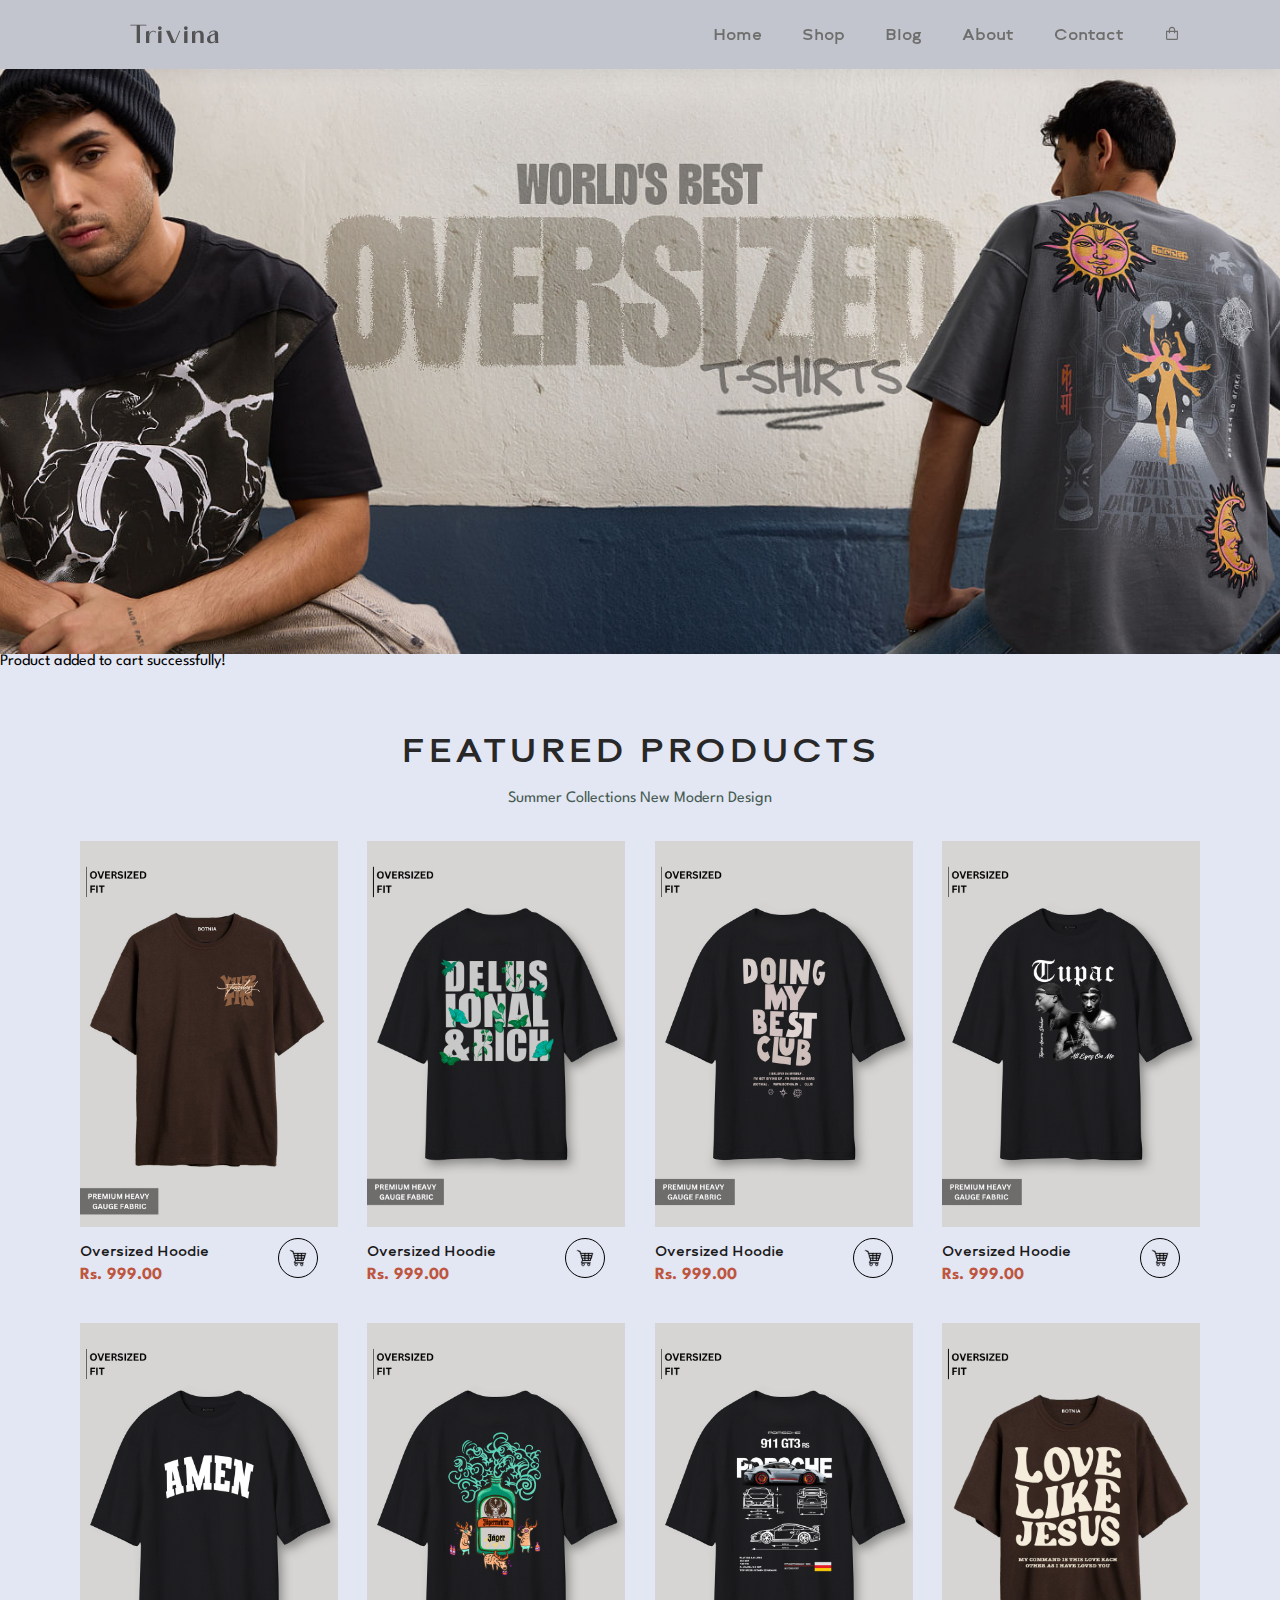
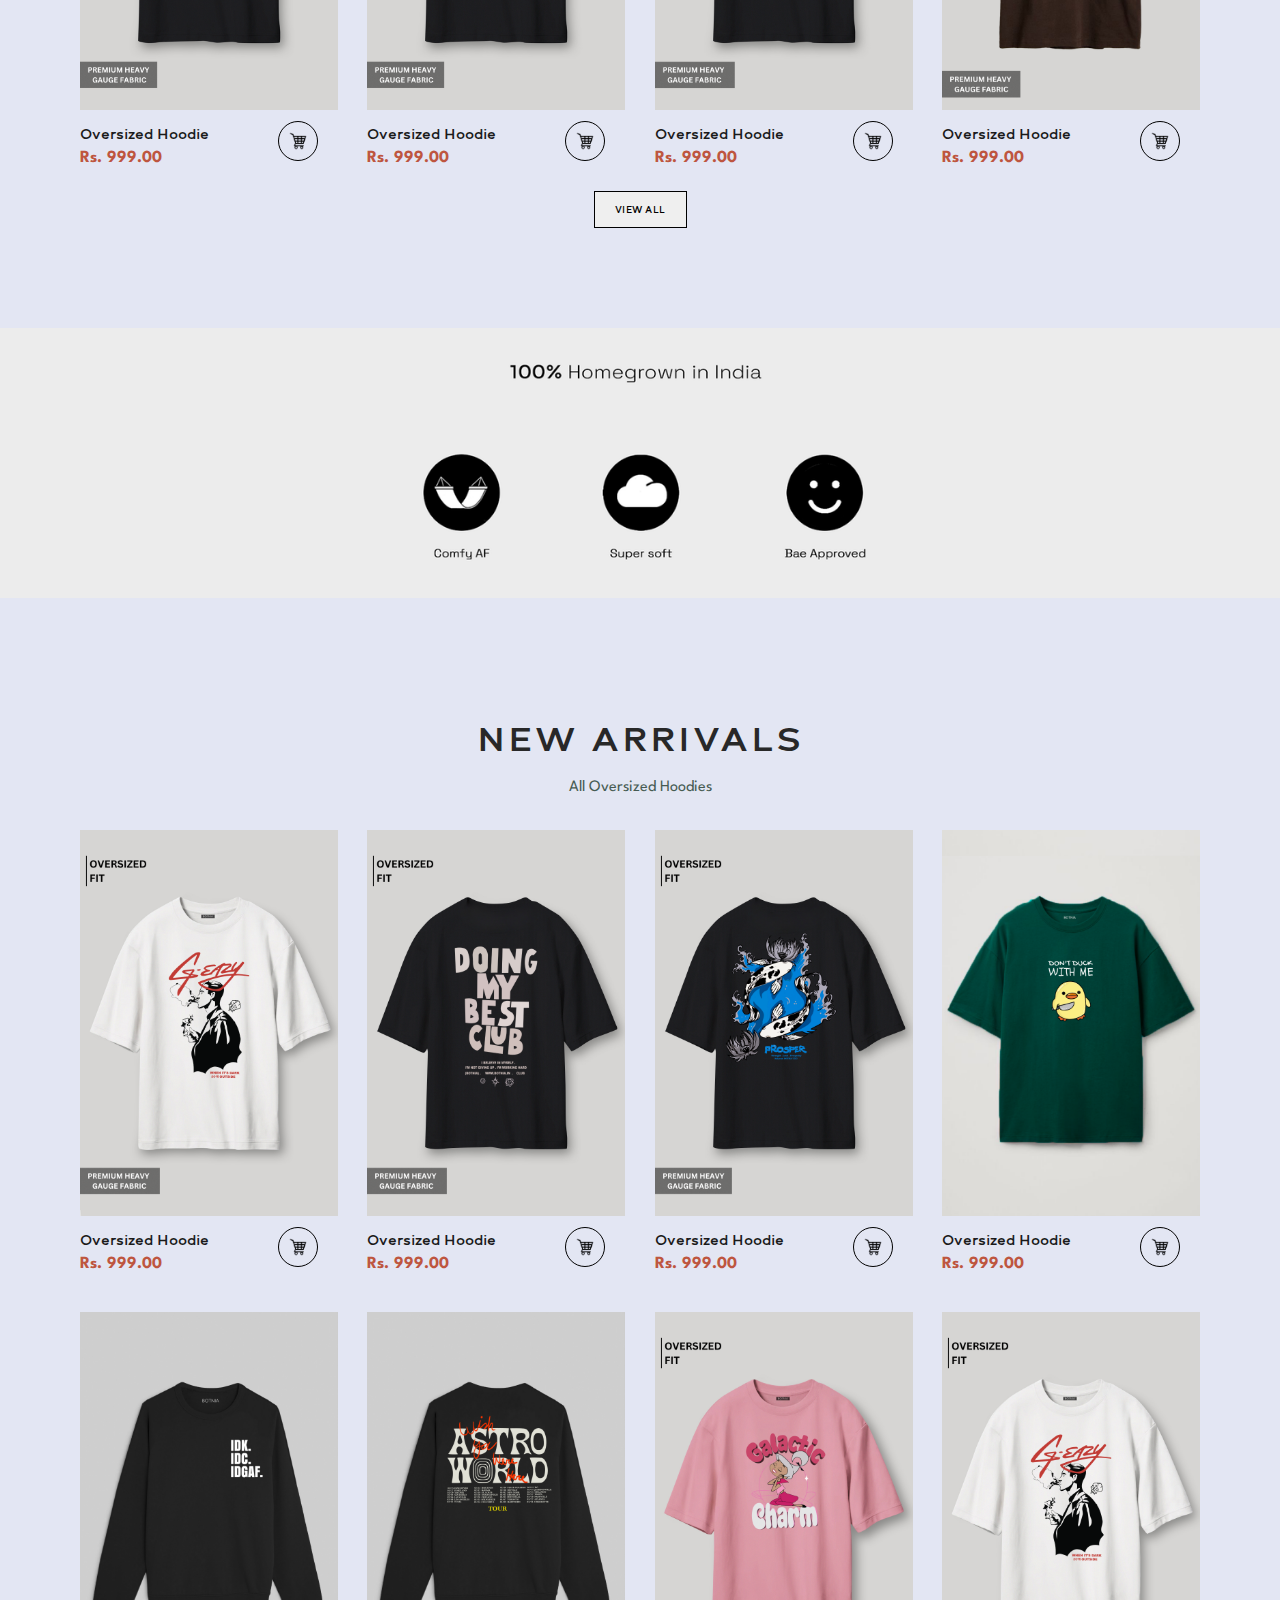
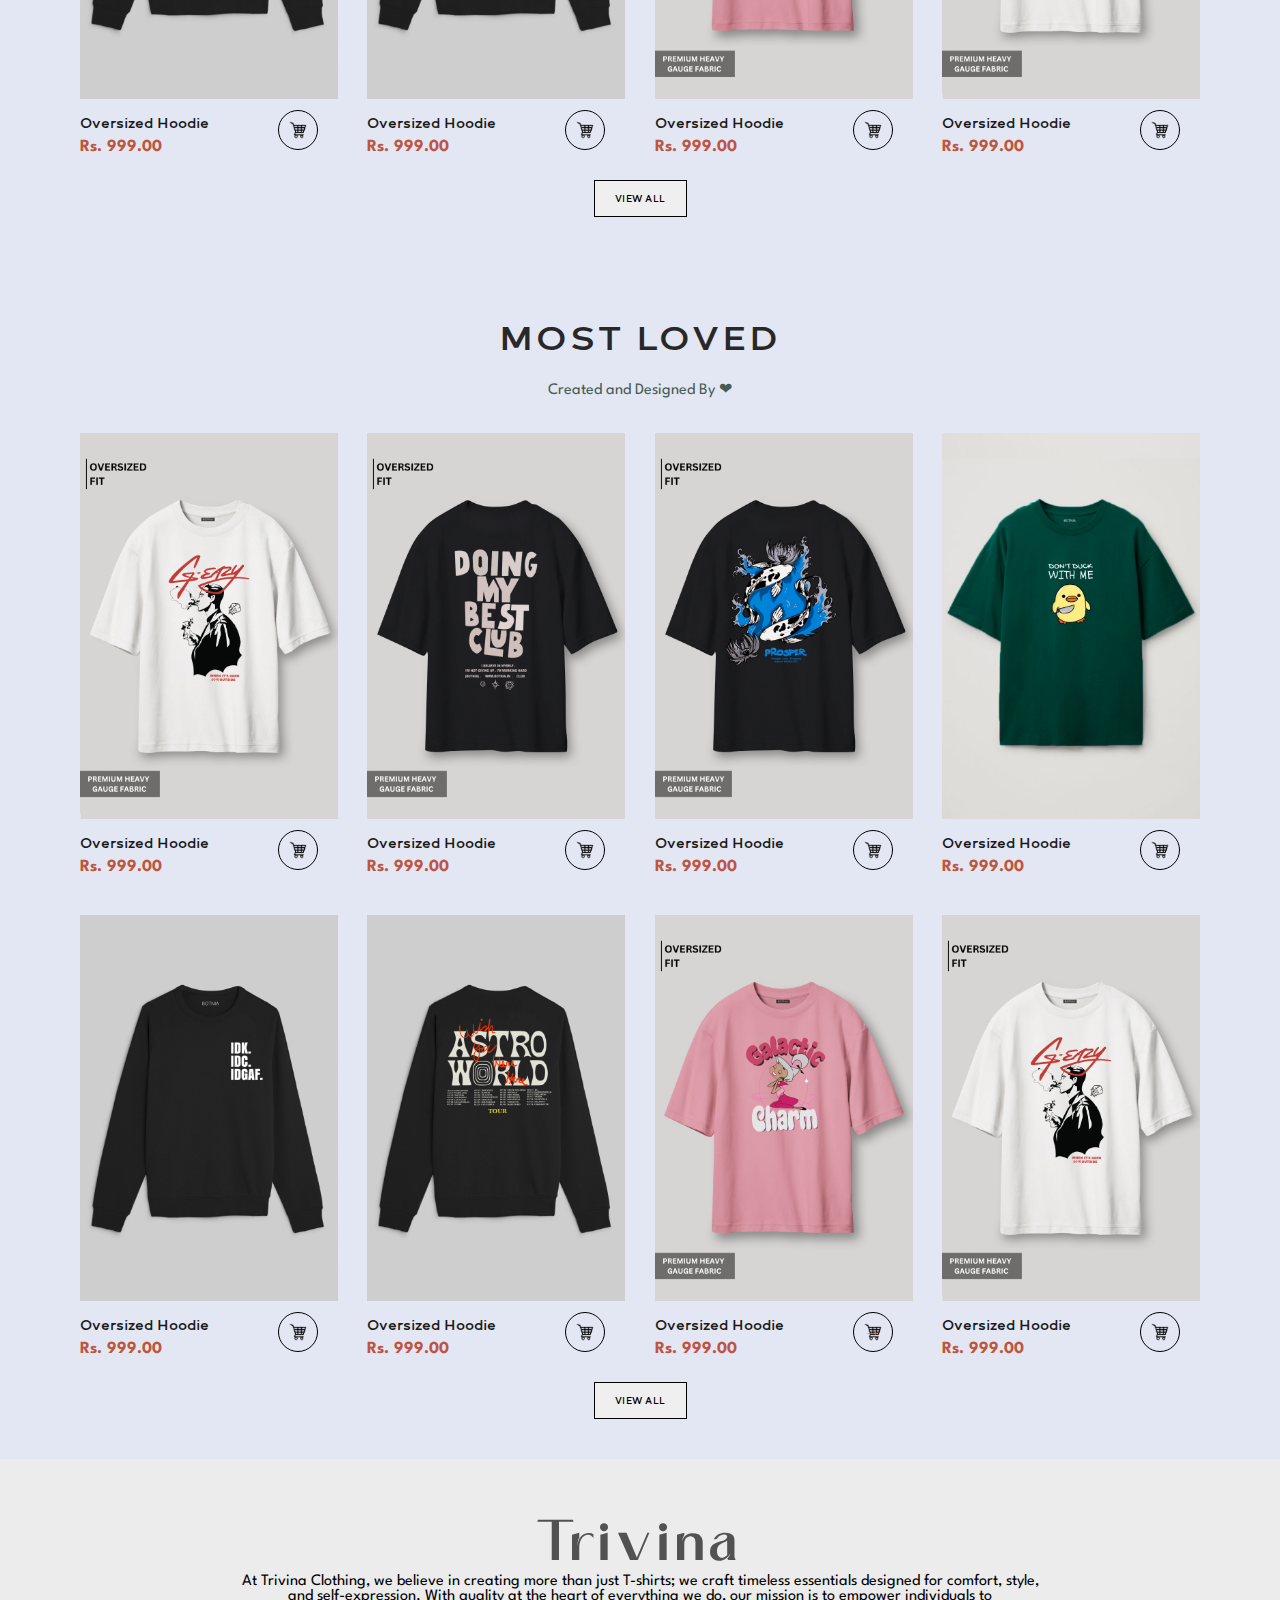
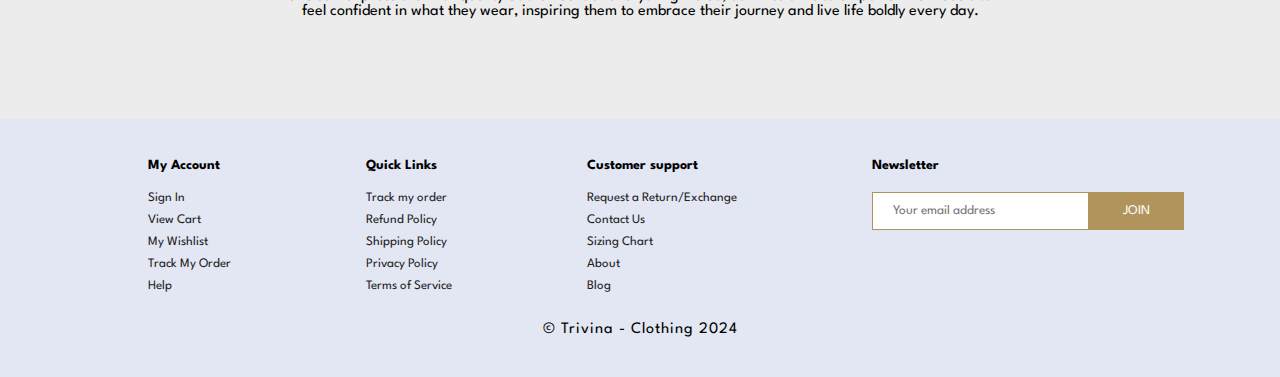
<file: index.html>
<!DOCTYPE html>
<html lang="en">

<head>
    <meta charset="UTF-8">
    <meta http-equiv="X-UA-Compatible" content="IE=edge">
    <meta name="viewport" content="width=device-width, initial-scale=1.0">
    <title>Trivina</title>
    <link rel="icon" type="image/x-icon" href="./img/Logo.png">
    <link rel="stylesheet" href="https://cdn.jsdelivr.net/npm/boxicons@latest/css/boxicons.min.css">
    <link rel="stylesheet" href="style.css">
</head>

<body>

    <!-- Nav-bar Section=========================================>>>>>>>>> -->

    <section id="header">
        <a href="index.html" class="logo">Trivina</a>
        <div>
            <ul id="navbar">
                <li><a class="active" href="index.html">Home</a></li>
                <li><a href="shop.html">Shop</a></li>
                <li><a href="blog.html">Blog</a></li>
                <li><a href="about.html">About</a></li>
                <li><a href="contact.html">Contact</a></li>
                <li id="lg-bag"><a href="cart.html"><i class='bx bx-shopping-bag'></i></a></li>
                <a href="#" id="close"><i class='bx bx-x'></i></a>
            </ul>
        </div>
        <div id="mobile">
            <a href="cart.html"><i class='bx bx-shopping-bag'></i></a>
            <i id="bar" class='bx bx-menu'></i>
        </div>
    </section>


    <section id="main">
        <div class="slider">
            <div class="slide"></div>
            <div class="slide"></div>
            <div class="slide"></div>
        </div>
    </section>

    <!-- Product Sections ===============================>>>>> -->

    <div id="popup" class="popup">Product added to cart successfully!</div>


    <section id="product1" class="section-p1">
        <h2>Featured Products</h2>
        <p>Summer Collections New Modern Design</p>
        <div class="pro_container">
            <div class="pro" data-brand="Trivina" data-name="Oversized Hoodie1 #220" data-price="999.00"
                data-image="img/products/f1.png" onclick="redirectToProductDetail(this);">
                <img src="img/products/f1.png" alt="">
                <div class="des">
                    <h5>Oversized Hoodie</h5>
                    <h4>Rs. 999.00</h4>
                </div>
                <a href="javascript:void(0);" onclick="addToCart(this, event)"><i
                        class="fal fa-shopping-cart cart__Product"></i></a>
            </div>


            <div class="pro" data-brand="Trivina" data-name="Oversized Hoodie #221" data-price="999.00"
                data-image="img/products/f2.png" onclick="redirectToProductDetail(this);">
                <img src="img/products/f2.png" alt="">
                <div class="des">
                    <h5>Oversized Hoodie</h5>
                    <h4>Rs. 999.00</h4>
                </div>
                <a href="javascript:void(0);" onclick="addToCart(this, event)"><i
                        class="fal fa-shopping-cart cart__Product"></i></a>
            </div>
            <div class="pro" data-brand="Trivina" data-name="Oversized Hoodie #222" data-price="999.00"
                data-image="img/products/f3.png" onclick="redirectToProductDetail(this);">
                <img src="img/products/f3.png" alt="">
                <div class="des">
                    <h5>Oversized Hoodie</h5>
                    <h4>Rs. 999.00</h4>
                </div>
                <a href="javascript:void(0);" onclick="addToCart(this, event)"><i
                        class="fal fa-shopping-cart cart__Product"></i></a>
            </div>
            <div class="pro" data-brand="Trivina" data-name="Oversized Hoodie #223" data-price="999.00"
                data-image="img/products/f4.png" onclick="redirectToProductDetail(this);">
                <img src="img/products/f4.png" alt="">
                <div class="des">
                    <h5>Oversized Hoodie</h5>
                    <h4>Rs. 999.00</h4>
                </div>
                <a href="javascript:void(0);" onclick="addToCart(this, event)"><i
                        class="fal fa-shopping-cart cart__Product"></i></a>
            </div>
            <div class="pro" data-brand="Trivina" data-name="Oversized Hoodie #224" data-price="999.00"
                data-image="img/products/f5.png" onclick="redirectToProductDetail(this);">
                <img src="img/products/f5.png" alt="">
                <div class="des">
                    <h5>Oversized Hoodie</h5>
                    <h4>Rs. 999.00</h4>
                </div>
                <a href="javascript:void(0);" onclick="addToCart(this, event)"><i
                        class="fal fa-shopping-cart cart__Product"></i></a>
            </div>
            <div class="pro" data-brand="Trivina" data-name="Oversized Hoodie #225" data-price="999.00"
                data-image="img/products/f6.png" onclick="redirectToProductDetail(this);">
                <img src="img/products/f6.png" alt="">
                <div class="des">
                    <h5>Oversized Hoodie</h5>
                    <h4>Rs. 999.00</h4>
                </div>
                <a href="javascript:void(0);" onclick="addToCart(this, event)"><i
                        class="fal fa-shopping-cart cart__Product"></i></a>
            </div>
            <div class="pro" data-brand="Trivina" data-name="Oversized Hoodie #226" data-price="999.00"
                data-image="img/products/f7.png" onclick="redirectToProductDetail(this);">
                <img src="img/products/f7.png" alt="">
                <div class="des">
                    <h5>Oversized Hoodie</h5>
                    <h4>Rs. 999.00</h4>
                </div>
                <a href="javascript:void(0);" onclick="addToCart(this, event)"><i
                        class="fal fa-shopping-cart cart__Product"></i></a>
            </div>
            <div class="pro" data-brand="Trivina" data-name="Oversized Hoodie #227" data-price="999.00"
                data-image="img/products/f8.png" onclick="redirectToProductDetail(this);">
                <img src="img/products/f8.png" alt="">
                <div class="des">
                    <h5>Oversized Hoodie</h5>
                    <h4>Rs. 999.00</h4>
                </div>
                <a href="javascript:void(0);" onclick="addToCart(this, event)"><i
                        class="fal fa-shopping-cart cart__Product"></i></a>
            </div>


        </div>
        <a href="shop.html">
            <button class="featured">VIEW ALL</button>
        </a>
    </section>

    <section id="banner" class="section-m1">
    </section>

    <!-- New Arrivals =================================>>>>>>>> -->

    <section id="product1" class="section-p1">
        <h2>New Arrivals</h2>
        <p>All Oversized Hoodies</p>
        <div class="pro_container">

            <div class="pro" data-brand="Trivina" data-name="Oversized Hoodie #330" data-price="999.00"
                data-image="img/products/m1.png" onclick="redirectToProductDetail(this);">
                <img src="img/products/m1.png" alt="">
                <div class="des">
                    <h5>Oversized Hoodie</h5>
                    <h4>Rs. 999.00</h4>
                </div>
                <a href="javascript:void(0);" onclick="addToCart(this, event)"><i
                        class="fal fa-shopping-cart cart__Product"></i></a>
            </div>

            <div class="pro" data-brand="Trivina" data-name="Oversized Hoodie #331" data-price="999.00"
                data-image="img/products/m2.png" onclick="redirectToProductDetail(this);">
                <img src="img/products/m2.png" alt="">
                <div class="des">
                    <h5>Oversized Hoodie</h5>
                    <h4>Rs. 999.00</h4>
                </div>
                <a href="javascript:void(0);" onclick="addToCart(this, event)"><i
                        class="fal fa-shopping-cart cart__Product"></i></a>
            </div>

            <div class="pro" data-brand="Trivina" data-name="Oversized Hoodie #332" data-price="999.00"
                data-image="img/products/m3.png" onclick="redirectToProductDetail(this);">
                <img src="img/products/m3.png" alt="">
                <div class="des">
                    <h5>Oversized Hoodie</h5>
                    <h4>Rs. 999.00</h4>
                </div>
                <a href="javascript:void(0);" onclick="addToCart(this, event)"><i
                        class="fal fa-shopping-cart cart__Product"></i></a>
            </div>

            <div class="pro" data-brand="Trivina" data-name="Oversized Hoodie #333" data-price="999.00"
                data-image="img/products/m4.png" onclick="redirectToProductDetail(this);">
                <img src="img/products/m4.png" alt="">
                <div class="des">
                    <h5>Oversized Hoodie</h5>
                    <h4>Rs. 999.00</h4>
                </div>
                <a href="javascript:void(0);" onclick="addToCart(this, event)"><i
                        class="fal fa-shopping-cart cart__Product"></i></a>
            </div>

            <div class="pro" data-brand="Trivina" data-name="Oversized Hoodie #334" data-price="999.00"
                data-image="img/products/m5.png" onclick="redirectToProductDetail(this);">
                <img src="img/products/m5.png" alt="">
                <div class="des">
                    <h5>Oversized Hoodie</h5>
                    <h4>Rs. 999.00</h4>
                </div>
                <a href="javascript:void(0);" onclick="addToCart(this, event)"><i
                        class="fal fa-shopping-cart cart__Product"></i></a>
            </div>

            <div class="pro" data-brand="Trivina" data-name="Oversized Hoodie #335" data-price="999.00"
                data-image="img/products/m6.png" onclick="redirectToProductDetail(this);">
                <img src="img/products/m6.png" alt="">
                <div class="des">
                    <h5>Oversized Hoodie</h5>
                    <h4>Rs. 999.00</h4>
                </div>
                <a href="javascript:void(0);" onclick="addToCart(this, event)"><i
                        class="fal fa-shopping-cart cart__Product"></i></a>
            </div>

            <div class="pro" data-brand="Trivina" data-name="Oversized Hoodie #336" data-price="999.00"
                data-image="img/products/m7.png" onclick="redirectToProductDetail(this);">
                <img src="img/products/m7.png" alt="">
                <div class="des">
                    <h5>Oversized Hoodie</h5>
                    <h4>Rs. 999.00</h4>
                </div>
                <a href="javascript:void(0);" onclick="addToCart(this, event)"><i
                        class="fal fa-shopping-cart cart__Product"></i></a>
            </div>

            <div class="pro" data-brand="Trivina" data-name="Oversized Hoodie #337" data-price="999.00"
                data-image="img/products/m8.png" onclick="redirectToProductDetail(this);">
                <img src="img/products/m8.png" alt="">
                <div class="des">
                    <h5>Oversized Hoodie</h5>
                    <h4>Rs. 999.00</h4>
                </div>
                <a href="javascript:void(0);" onclick="addToCart(this, event)"><i
                        class="fal fa-shopping-cart cart__Product"></i></a>
            </div>
        </div>
        <a href="shop.html">
            <button class="featured">VIEW ALL</button>
        </a>
    </section>

    <section id="product1" class="section-p1">
        <h2>Most Loved</h2>
        <p>Created and Designed By &#10084;</p>
        <div class="pro_container">

            <div class="pro" data-brand="Trivina" data-name="Oversized Hoodie #430" data-price="999.00"
                data-image="img/products/m1.png" onclick="redirectToProductDetail(this);">
                <img src="img/products/m1.png" alt="">
                <div class="des">
                    <h5>Oversized Hoodie</h5>
                    <h4>Rs. 999.00</h4>
                </div>
                <a href="javascript:void(0);" onclick="addToCart(this, event)"><i
                        class="fal fa-shopping-cart cart__Product"></i></a>
            </div>

            <div class="pro" data-brand="Trivina" data-name="Oversized Hoodie #431" data-price="999.00"
                data-image="img/products/m2.png" onclick="redirectToProductDetail(this);">
                <img src="img/products/m2.png" alt="">
                <div class="des">
                    <h5>Oversized Hoodie</h5>
                    <h4>Rs. 999.00</h4>
                </div>
                <a href="javascript:void(0);" onclick="addToCart(this, event)"><i
                        class="fal fa-shopping-cart cart__Product"></i></a>
            </div>

            <div class="pro" data-brand="Trivina" data-name="Oversized Hoodie #432" data-price="999.00"
                data-image="img/products/m3.png" onclick="redirectToProductDetail(this);">
                <img src="img/products/m3.png" alt="">
                <div class="des">
                    <h5>Oversized Hoodie</h5>
                    <h4>Rs. 999.00</h4>
                </div>
                <a href="javascript:void(0);" onclick="addToCart(this, event)"><i
                        class="fal fa-shopping-cart cart__Product"></i></a>
            </div>

            <div class="pro" data-brand="Trivina" data-name="Oversized Hoodie #433" data-price="999.00"
                data-image="img/products/m4.png" onclick="redirectToProductDetail(this);">
                <img src="img/products/m4.png" alt="">
                <div class="des">
                    <h5>Oversized Hoodie</h5>
                    <h4>Rs. 999.00</h4>
                </div>
                <a href="javascript:void(0);" onclick="addToCart(this, event)"><i
                        class="fal fa-shopping-cart cart__Product"></i></a>
            </div>

            <div class="pro" data-brand="Trivina" data-name="Oversized Hoodie #434" data-price="999.00"
                data-image="img/products/m5.png" onclick="redirectToProductDetail(this);">
                <img src="img/products/m5.png" alt="">
                <div class="des">
                    <h5>Oversized Hoodie</h5>
                    <h4>Rs. 999.00</h4>
                </div>
                <a href="javascript:void(0);" onclick="addToCart(this, event)"><i
                        class="fal fa-shopping-cart cart__Product"></i></a>
            </div>

            <div class="pro" data-brand="Trivina" data-name="Oversized Hoodie #435" data-price="999.00"
                data-image="img/products/m6.png" onclick="redirectToProductDetail(this);">
                <img src="img/products/m6.png" alt="">
                <div class="des">
                    <h5>Oversized Hoodie</h5>
                    <h4>Rs. 999.00</h4>
                </div>
                <a href="javascript:void(0);" onclick="addToCart(this, event)"><i
                        class="fal fa-shopping-cart cart__Product"></i></a>
            </div>

            <div class="pro" data-brand="Trivina" data-name="Oversized Hoodie #436" data-price="999.00"
                data-image="img/products/m7.png" onclick="redirectToProductDetail(this);">
                <img src="img/products/m7.png" alt="">
                <div class="des">
                    <h5>Oversized Hoodie</h5>
                    <h4>Rs. 999.00</h4>
                </div>
                <a href="javascript:void(0);" onclick="addToCart(this, event)"><i
                        class="fal fa-shopping-cart cart__Product">&#8594;</i></a>
            </div>

            <div class="pro" data-brand="Trivina" data-name="Oversized Hoodie #437" data-price="999.00"
                data-image="img/products/m8.png" onclick="redirectToProductDetail(this);">
                <img src="img/products/m8.png" alt="">
                <div class="des">
                    <h5>Oversized Hoodie</h5>
                    <h4>Rs. 999.00</h4>
                </div>
                <a href="javascript:void(0);" onclick="addToCart(this, event)"><i
                        class="fal fa-shopping-cart cart__Product"></i></a>
            </div>
        </div>
        <a href="shop.html">
            <button class="featured">VIEW ALL</button>
        </a>
    </section>



    <section id="short_info" class="about_info">
        <div class="logotext">
            <p>Trivina</p>
        </div>
        <div class="about_trivina">
            <p>At Trivina Clothing, we believe in creating more than just T-shirts; we craft timeless essentials
                designed for comfort, style, <br>and self-expression. With quality at the heart of everything we do,
                our mission is to empower individuals to <br> feel confident in what they wear, inspiring them to
                embrace their journey and live life boldly every day.</p>
        </div>
    </section>


    <footer class="section-p1">
        <div class="col">
            <h4>My Account</h4>
            <a href="#">Sign In</a>
            <a href="#">View Cart</a>
            <a href="#">My Wishlist</a>
            <a href="#">Track My Order</a>
            <a href="#">Help</a>
        </div>
        <div class="col">
            <h4>Quick Links</h4>
            <a href="#">Track my order</a>
            <a href="#">Refund Policy</a>
            <a href="#">Shipping Policy</a>
            <a href="#">Privacy Policy</a>
            <a href="#">Terms of Service</a>
        </div>
        <div class="col">
            <h4>Customer support</h4>
            <a href="#">Request a Return/Exchange</a>
            <a href="#">Contact Us</a>
            <a href="#">Sizing Chart</a>
            <a href="#">About</a>
            <a href="#">Blog</a>
        </div>
        <div class="col">
            <h4>Newsletter</h4>
            <div class="form">
                <input type="text" placeholder="Your email address">
                <input type="submit" value="JOIN" class="submit">
            </div>
        </div>

        <div class="copyright">
            <p>© Trivina - Clothing 2024</p>
        </div>
    </footer>

    <script src="script.js"></script>
</body>

</html>
</file>
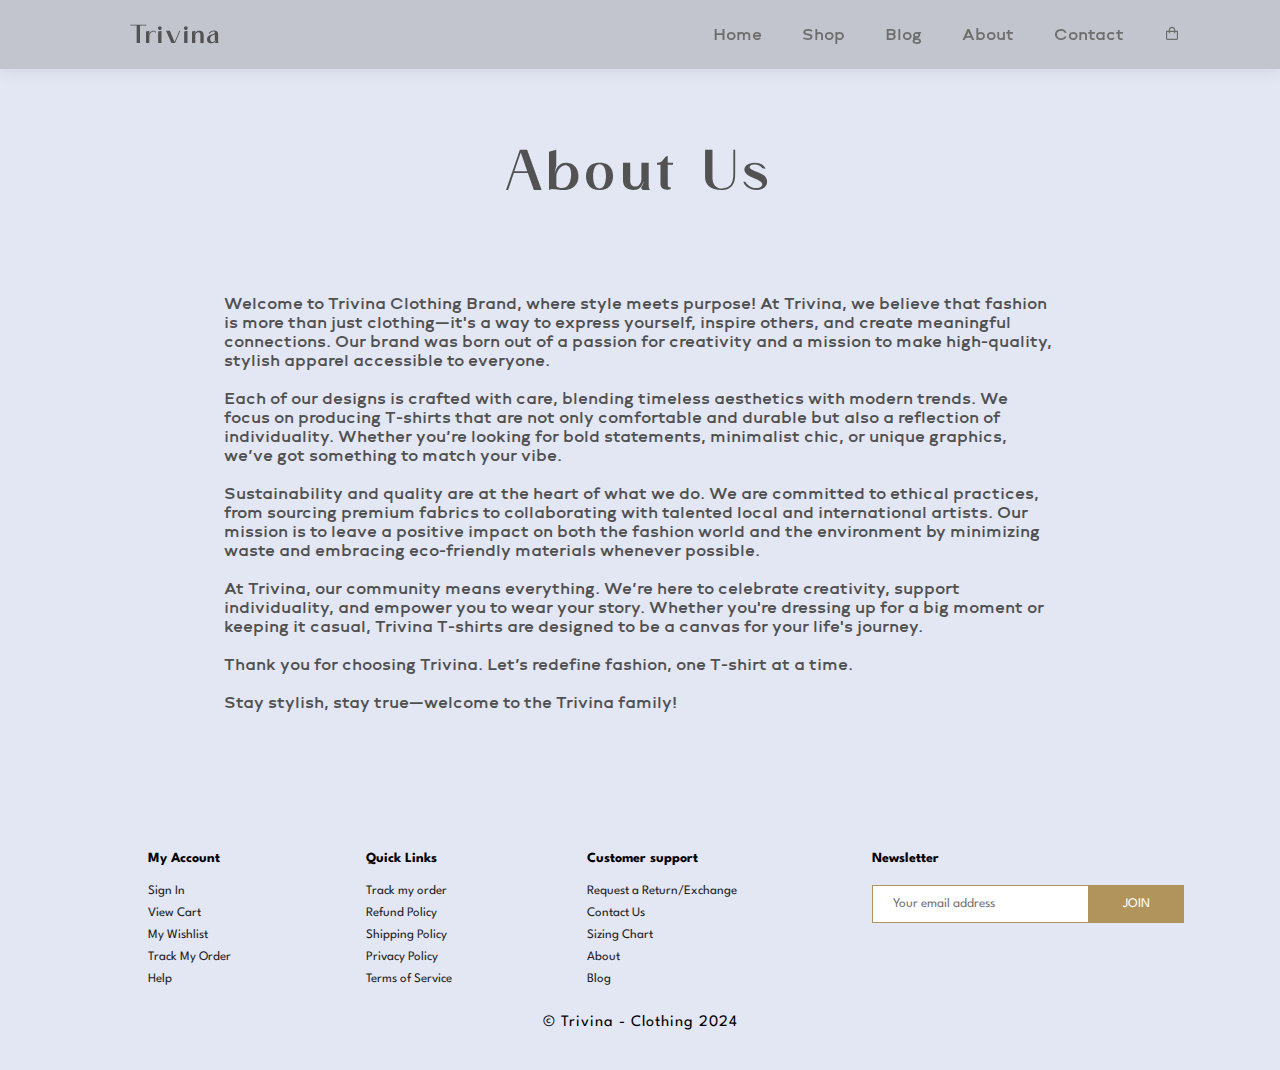
<file: about.html>
<!DOCTYPE html>
<html lang="en">

<head>
    <meta charset="UTF-8">
    <meta http-equiv="X-UA-Compatible" content="IE=edge">
    <meta name="viewport" content="width=device-width, initial-scale=1.0">
    <title>Trivina - About</title>
    <link rel="icon" type="image/x-icon" href="./img/Trivina Logo.png">
    <link rel="stylesheet" href="https://cdn.jsdelivr.net/npm/boxicons@latest/css/boxicons.min.css">
    <link rel="stylesheet" href="style.css">
</head>

<body>
    <section id="header">
        <a href="index.html" class="logo">Trivina</a>
        <div>
            <ul id="navbar">
                <li><a class="active" href="index.html">Home</a></li>
                <li><a href="shop.html">Shop</a></li>
                <li><a href="blog.html">Blog</a></li>
                <li><a href="about.html">About</a></li>
                <li><a href="contact.html">Contact</a></li>
                <li id="lg-bag"><a href="cart.html"><i class='bx bx-shopping-bag'></i></a></li>
                <a href="#" id="close"><i class='bx bx-x'></i></a>
            </ul>
        </div>
        <div id="mobile">
            <a href="cart.html"><i class='bx bx-shopping-bag'></i></a>
            <i id="bar" class='bx bx-menu'></i>
        </div>
    </section>


    <!-- About Info Section -->
    <section id="aboutus_info" class="aboutus_info">
        <div class="logo_text_us">
            <p>About Us</p>
        </div>
        </div>
        <div class="aboutus_trivina">
            <p>Welcome to Trivina Clothing Brand, where style meets purpose! At Trivina, we believe that fashion is more
                than just clothing—it's a way to express yourself, inspire others, and create meaningful connections.
                Our brand was born out of a passion for creativity and a mission to make high-quality, stylish apparel
                accessible to everyone.<br><br>

                Each of our designs is crafted with care, blending timeless aesthetics with modern trends. We focus on
                producing T-shirts that are not only comfortable and durable but also a reflection of individuality.
                Whether you’re looking for bold statements, minimalist chic, or unique graphics, we’ve got something to
                match your vibe.<br><br>

                Sustainability and quality are at the heart of what we do. We are committed to ethical practices, from
                sourcing premium fabrics to collaborating with talented local and international artists. Our mission is
                to leave a positive impact on both the fashion world and the environment by minimizing waste and
                embracing eco-friendly materials whenever possible.<br><br>

                At Trivina, our community means everything. We’re here to celebrate creativity, support individuality,
                and empower you to wear your story. Whether you're dressing up for a big moment or keeping it casual,
                Trivina T-shirts are designed to be a canvas for your life's journey.<br><br>

                Thank you for choosing Trivina. Let’s redefine fashion, one T-shirt at a time.<br><br>

                Stay stylish, stay true—welcome to the Trivina family!</p>
        </div>
    </section>


    <footer class="section-p1">
        <div class="col">
            <h4>My Account</h4>
            <a href="#">Sign In</a>
            <a href="#">View Cart</a>
            <a href="#">My Wishlist</a>
            <a href="#">Track My Order</a>
            <a href="#">Help</a>
        </div>
        <div class="col">
            <h4>Quick Links</h4>
            <a href="#">Track my order</a>
            <a href="#">Refund Policy</a>
            <a href="#">Shipping Policy</a>
            <a href="#">Privacy Policy</a>
            <a href="#">Terms of Service</a>
        </div>
        <div class="col">
            <h4>Customer support</h4>
            <a href="#">Request a Return/Exchange</a>
            <a href="#">Contact Us</a>
            <a href="#">Sizing Chart</a>
            <a href="#">About</a>
            <a href="#">Blog</a>
        </div>
        <div class="col">
            <h4>Newsletter</h4>
            <div class="form">
                <input type="text" placeholder="Your email address">
                <input type="submit" value="JOIN" class="submit">
            </div>
        </div>

        <div class="copyright">
            <p>© Trivina - Clothing 2024</p>
        </div>
    </footer>

    <script src="script.js"></script>
</body>

</html>
</file>
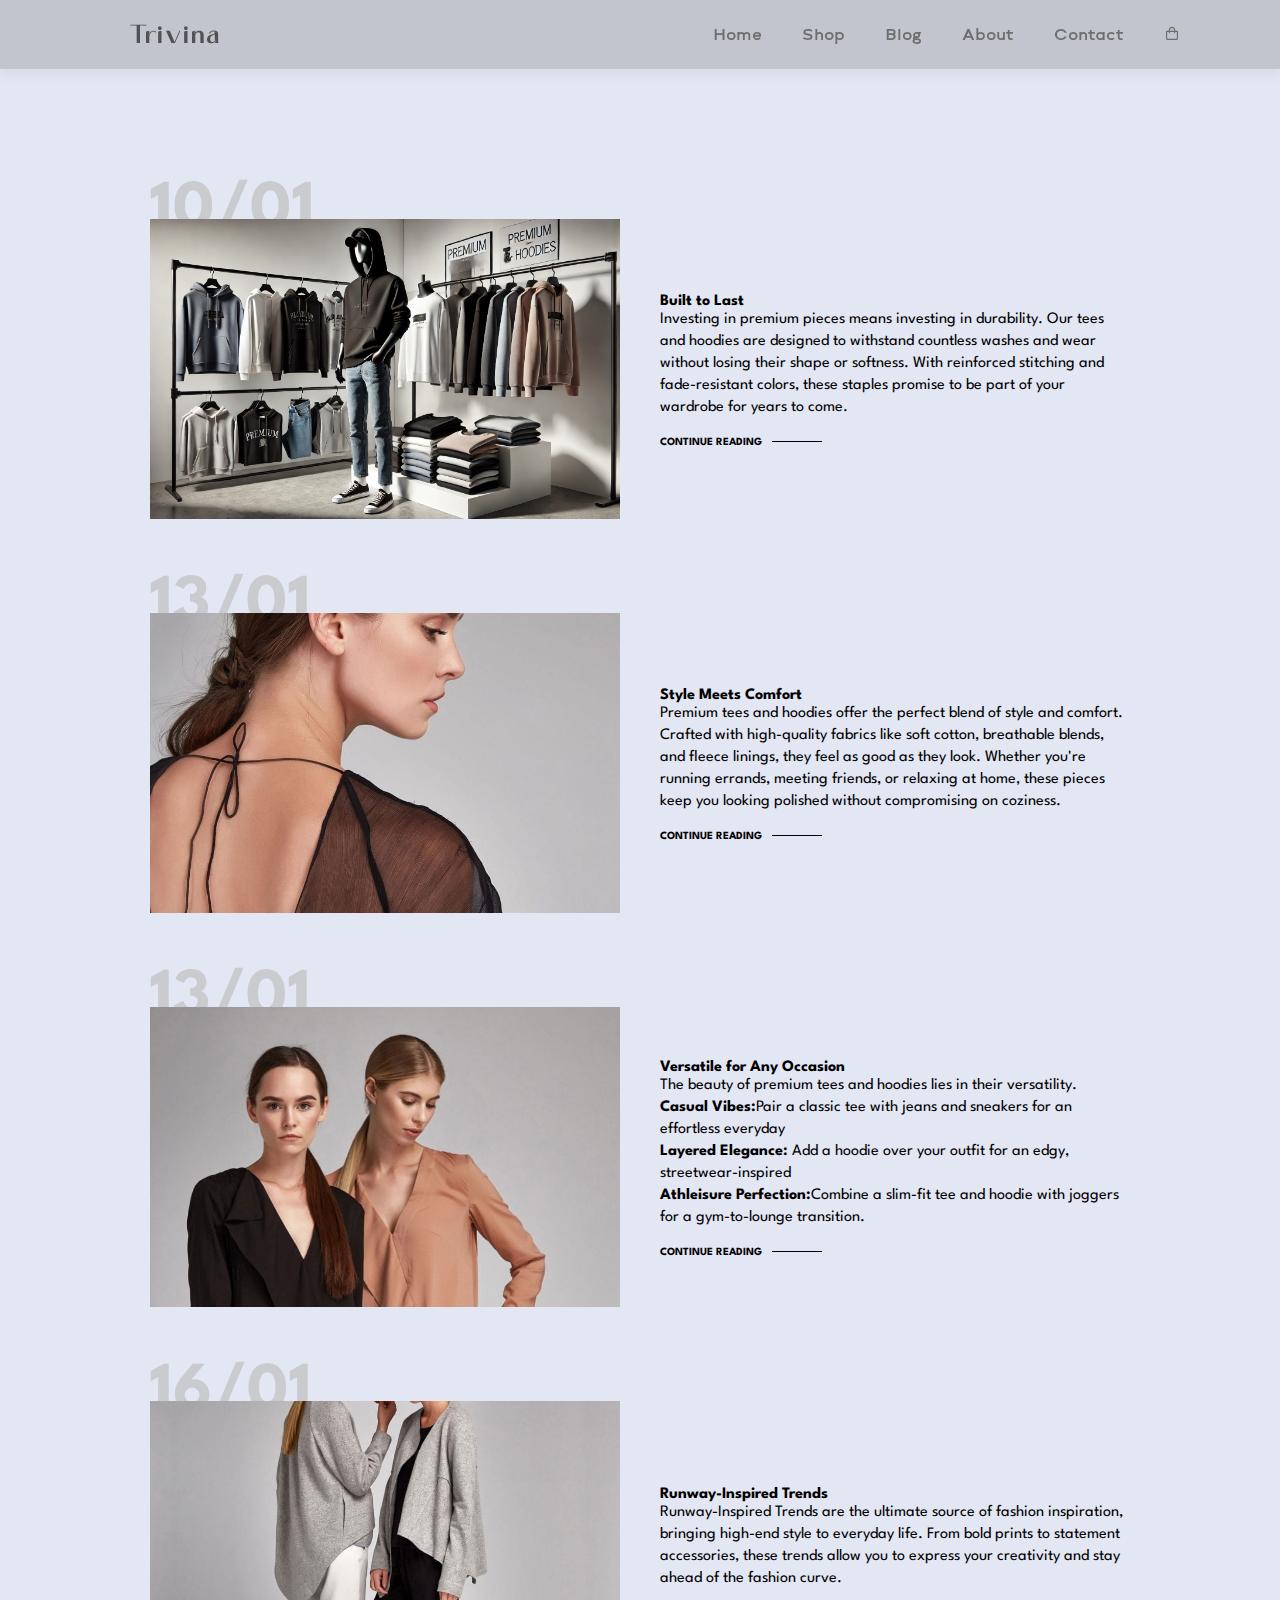
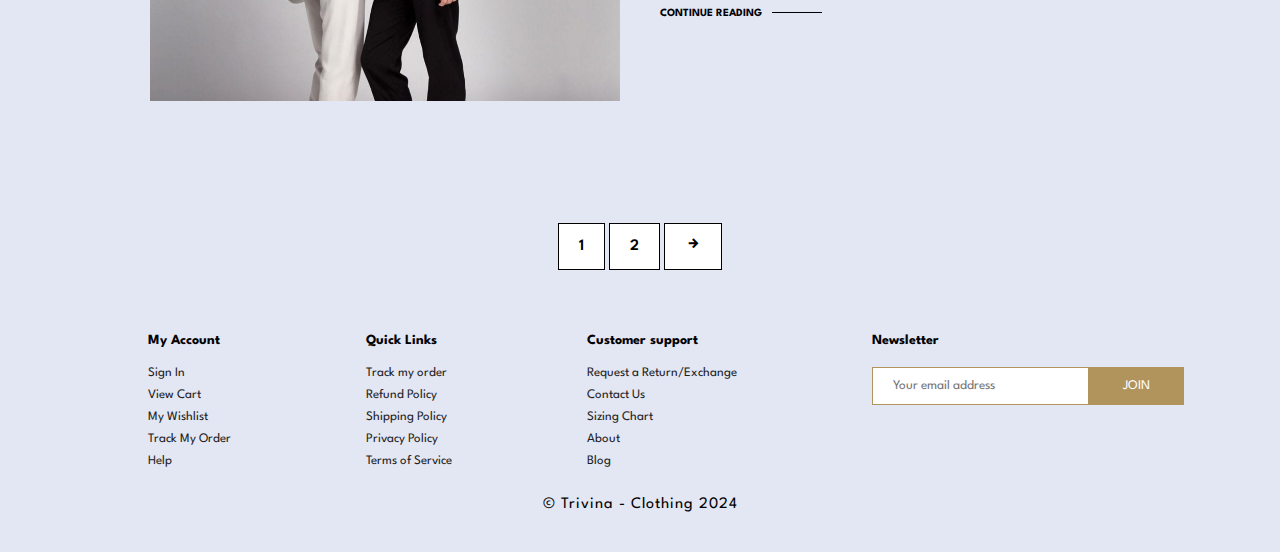
<file: blog.html>
<!DOCTYPE html>
<html lang="en">

<head>
    <meta charset="UTF-8">
    <meta http-equiv="X-UA-Compatible" content="IE=edge">
    <meta name="viewport" content="width=device-width, initial-scale=1.0">
    <title>Trivina - Blog</title>
    <link rel="icon" type="image/x-icon" href="./img/Trivina Logo.png">
    <link rel="stylesheet" href="https://cdn.jsdelivr.net/npm/boxicons@latest/css/boxicons.min.css">
    <link rel="stylesheet" href="style.css">
</head>

<body>
    <section id="header">
        <a href="index.html" class="logo">Trivina</a>
        <div>
            <ul id="navbar">
                <li><a class="active" href="index.html">Home</a></li>
                <li><a href="shop.html">Shop</a></li>
                <li><a href="blog.html">Blog</a></li>
                <li><a href="about.html">About</a></li>
                <li><a href="contact.html">Contact</a></li>
                <li id="lg-bag"><a href="cart.html"><i class='bx bx-shopping-bag'></i></a></li>
                <a href="#" id="close"><i class='bx bx-x'></i></a>
            </ul>
        </div>
        <div id="mobile">
            <a href="cart.html"><i class='bx bx-shopping-bag'></i></a>
            <i id="bar" class='bx bx-menu'></i>
        </div>
    </section>
    <!-- 
    <section id="page-header" class="blog-header">
        <h2>#readmore</h2>
        <p>Read all case studies about our products!</p>
    </section> -->

    <section id="blog">

        <div class="blog-box">
            <div class="blog-img">
                <img src="./img/blog/b6.jpg" alt="">
            </div>
            <div class="blog-details">
                <h4>Built to Last</h4>
                <p>Investing in premium pieces means investing in durability. Our tees and hoodies are designed to
                    withstand countless washes and wear without losing their shape or softness. With reinforced
                    stitching and fade-resistant colors, these staples promise to be part of your wardrobe for years to
                    come.</p><br>
                <a href="#">CONTINUE READING</a>
            </div>
            <h1>10/01</h1>
        </div>
        <div class="blog-box">
            <div class="blog-img">
                <img src="./img/blog/b1.jpg" alt="">
            </div>
            <div class="blog-details">
                <h4>Style Meets Comfort</h4>
                <p>Premium tees and hoodies offer the perfect blend of style and comfort. Crafted with high-quality
                    fabrics like soft cotton, breathable blends, and fleece linings, they feel as good as they look.
                    Whether you're running errands, meeting friends, or relaxing at home, these pieces keep you looking
                    polished without compromising on coziness.</p><br>
                <a href="#">CONTINUE READING</a>
            </div>
            <h1>13/01</h1>
        </div>
        <div class="blog-box">
            <div class="blog-img">
                <img src="./img/blog/b2.jpg" alt="">
            </div>
            <div class="blog-details">
                <h4>Versatile for Any Occasion</h4>
                <p>The beauty of premium tees and hoodies lies in their versatility.<br>
                    <b>Casual Vibes:</b>Pair a classic tee with jeans and sneakers for an effortless everyday
                    <br><b>Layered Elegance:</b> Add a hoodie over your outfit for an edgy,
                    streetwear-inspired<br><b>Athleisure Perfection:</b>Combine a slim-fit tee and hoodie with joggers
                    for a gym-to-lounge transition.
                </p><br>
                <a href="#">CONTINUE READING</a>
            </div>
            <h1>13/01</h1>
        </div>

        <div class="blog-box">
            <div class="blog-img">
                <img src="./img/blog/b4.jpg" alt="">
            </div>
            <div class="blog-details">
                <h4>Runway-Inspired Trends</h4>
                <p>Runway-Inspired Trends are the ultimate source of fashion inspiration, bringing high-end style to
                    everyday life. From bold prints to statement accessories, these trends allow you to express your
                    creativity and stay ahead of the fashion curve.</p><br>
                <a href="#">CONTINUE READING</a>
            </div>
            <h1>16/01</h1>
        </div>

    </section>

    <section id="pagination" class="section-p1">
        <a href="#">1</a>
        <a href="#">2</a>
        <a href="#"><i class='bx bx-right-arrow-alt'></i></a>
    </section>


    <footer class="section-p1">
        <div class="col">
            <h4>My Account</h4>
            <a href="#">Sign In</a>
            <a href="#">View Cart</a>
            <a href="#">My Wishlist</a>
            <a href="#">Track My Order</a>
            <a href="#">Help</a>
        </div>
        <div class="col">
            <h4>Quick Links</h4>
            <a href="#">Track my order</a>
            <a href="#">Refund Policy</a>
            <a href="#">Shipping Policy</a>
            <a href="#">Privacy Policy</a>
            <a href="#">Terms of Service</a>
        </div>
        <div class="col">
            <h4>Customer support</h4>
            <a href="#">Request a Return/Exchange</a>
            <a href="#">Contact Us</a>
            <a href="#">Sizing Chart</a>
            <a href="#">About</a>
            <a href="#">Blog</a>
        </div>
        <div class="col">
            <h4>Newsletter</h4>
            <div class="form">
                <input type="text" placeholder="Your email address">
                <input type="submit" value="JOIN" class="submit">
            </div>
        </div>

        <div class="copyright">
            <p>© Trivina - Clothing 2024</p>
        </div>
    </footer>

    <script src="script.js"></script>
</body>

</html>
</file>
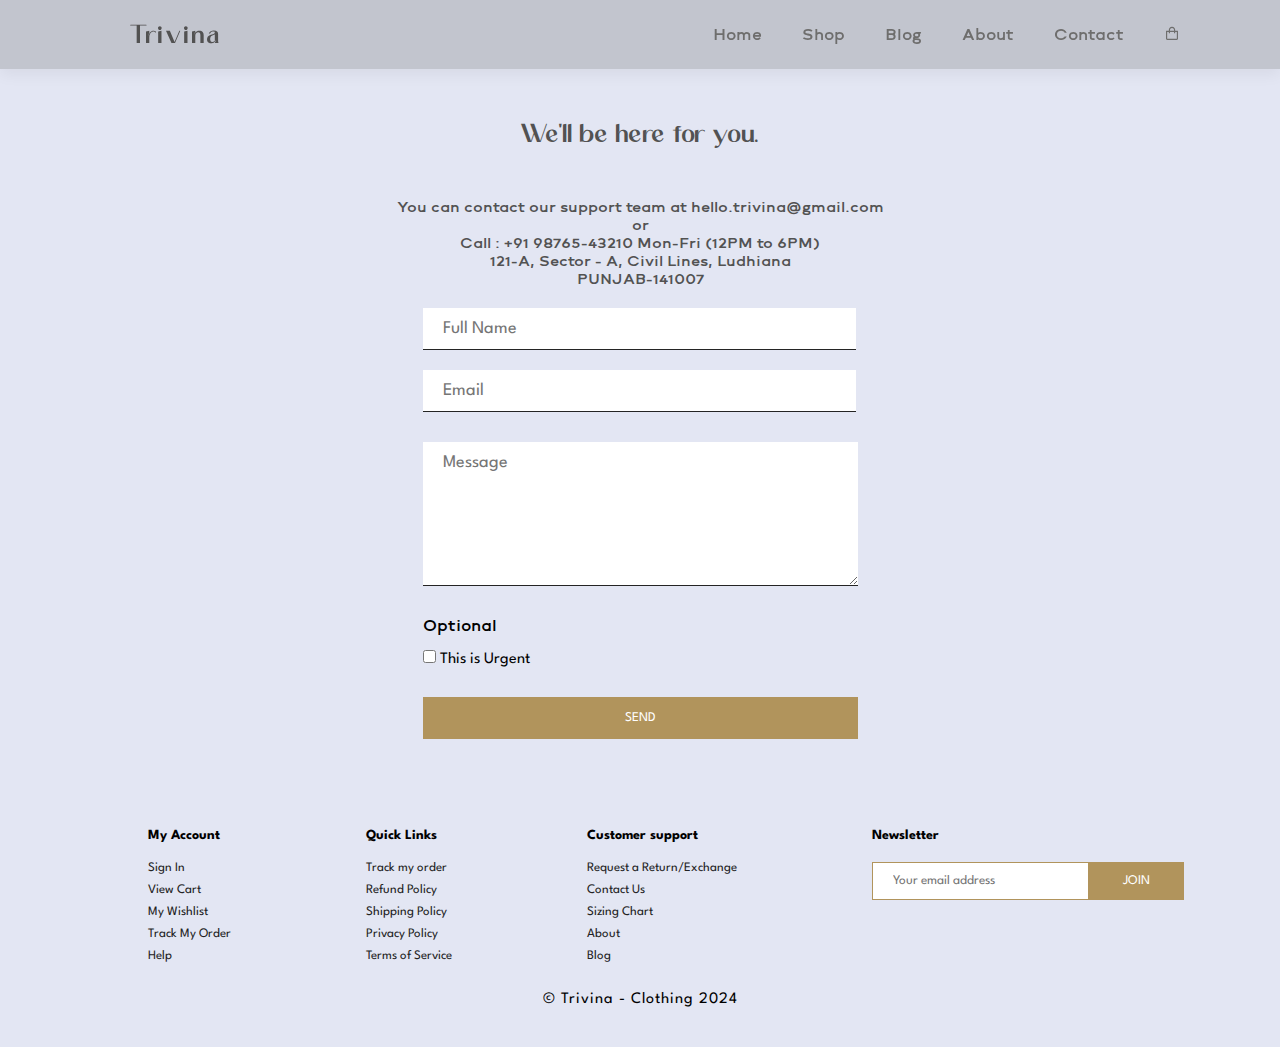
<file: contact.html>
<!DOCTYPE html>
<html lang="en">

<head>
    <meta charset="UTF-8">
    <meta http-equiv="X-UA-Compatible" content="IE=edge">
    <meta name="viewport" content="width=device-width, initial-scale=1.0">
    <title>Trivina - Contact</title>
    <link rel="icon" type="image/x-icon" href="./img/Trivina Logo.png">
    <link rel="stylesheet" href="https://cdn.jsdelivr.net/npm/boxicons@latest/css/boxicons.min.css">
    <link rel="stylesheet" href="style.css">
</head>

<body>
    <section id="header">
        <a href="index.html" class="logo">Trivina</a>
        <div>
            <ul id="navbar">
                <li><a class="active" href="index.html">Home</a></li>
                <li><a href="shop.html">Shop</a></li>
                <li><a href="blog.html">Blog</a></li>
                <li><a href="about.html">About</a></li>
                <li><a href="contact.html">Contact</a></li>
                <li id="lg-bag"><a href="cart.html"><i class='bx bx-shopping-bag'></i></a></li>
                <a href="#" id="close"><i class='bx bx-x'></i></a>
            </ul>
        </div>
        <div id="mobile">
            <a href="cart.html"><i class='bx bx-shopping-bag'></i></a>
            <i id="bar" class='bx bx-menu'></i>
        </div>
    </section>


    <!-- About Info Section -->
    <section id="contact" class="contact_us">
        <div class="logo_text_us">
            <p class>We'll be here for you.</p>
            <p class="details_address">You can contact our support team at hello.trivina@gmail.com<br>
                or <br>

                Call : +91 98765-43210 Mon-Fri (12PM to 6PM) <br>
                121-A, Sector - A, Civil Lines, Ludhiana <br>
                PUNJAB-141007</p>
        </div>
    </section>
    <section id="form_contact">
        <form action="#">
            <!-- <label for="fname">Full Name</label> -->
            <input type="text" class="fname" name="fullname" placeholder="Full Name"><br>
            <input type="email" class="email" name="email" placeholder="Email">
            <textarea name="message" id="message" placeholder="Message" rows="7"></textarea>
            <p>Optional</p><br>
            <input type="checkbox" name="check" id="check">
            <label for="urgent">This is Urgent</label>
            <input type="submit" value="SEND" class="send">
        </form>
    </section>


    <footer class="section-p1">
        <div class="col">
            <h4>My Account</h4>
            <a href="#">Sign In</a>
            <a href="#">View Cart</a>
            <a href="#">My Wishlist</a>
            <a href="#">Track My Order</a>
            <a href="#">Help</a>
        </div>
        <div class="col">
            <h4>Quick Links</h4>
            <a href="#">Track my order</a>
            <a href="#">Refund Policy</a>
            <a href="#">Shipping Policy</a>
            <a href="#">Privacy Policy</a>
            <a href="#">Terms of Service</a>
        </div>
        <div class="col">
            <h4>Customer support</h4>
            <a href="#">Request a Return/Exchange</a>
            <a href="#">Contact Us</a>
            <a href="#">Sizing Chart</a>
            <a href="#">About</a>
            <a href="#">Blog</a>
        </div>
        <div class="col">
            <h4>Newsletter</h4>
            <div class="form">
                <input type="text" placeholder="Your email address">
                <input type="submit" value="JOIN" class="submit">
            </div>
        </div>

        <div class="copyright">
            <p>© Trivina - Clothing 2024</p>
        </div>
    </footer>

    <script src="script.js"></script>
</body>

</html>
</file>
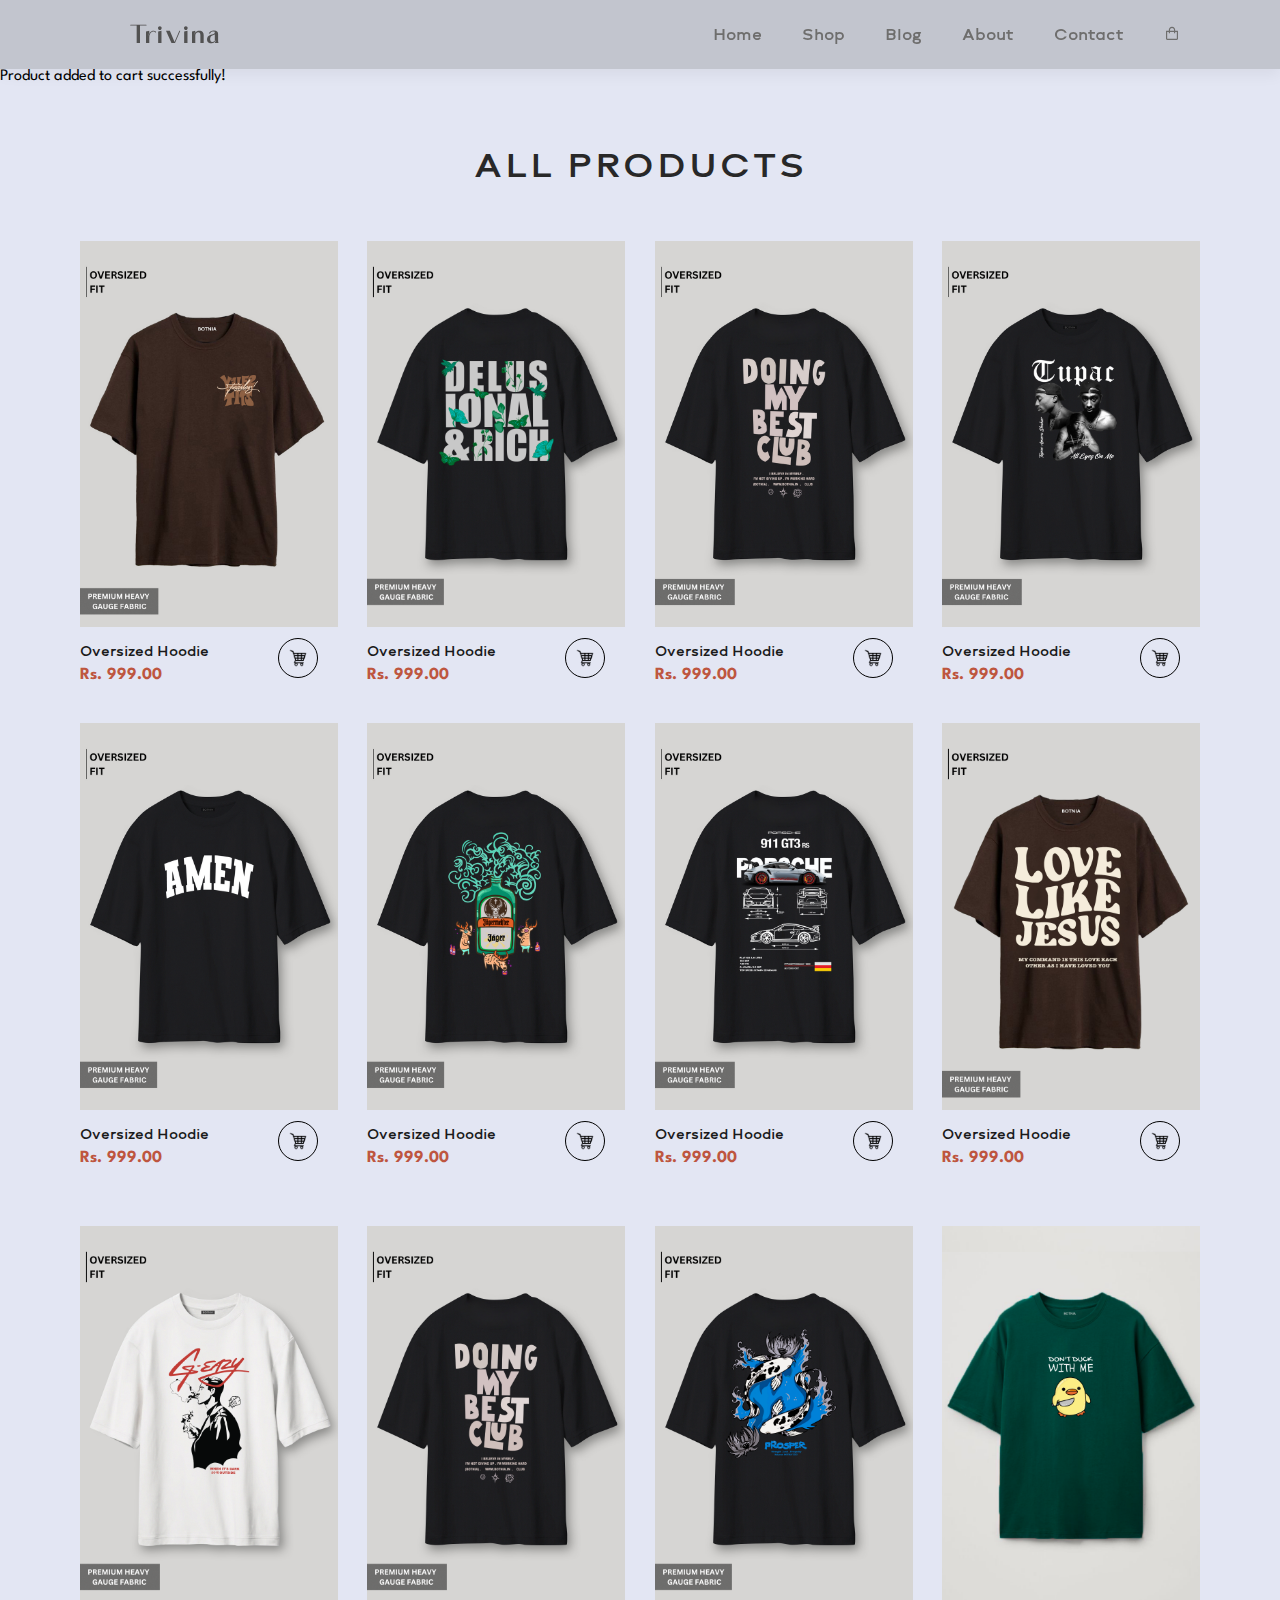
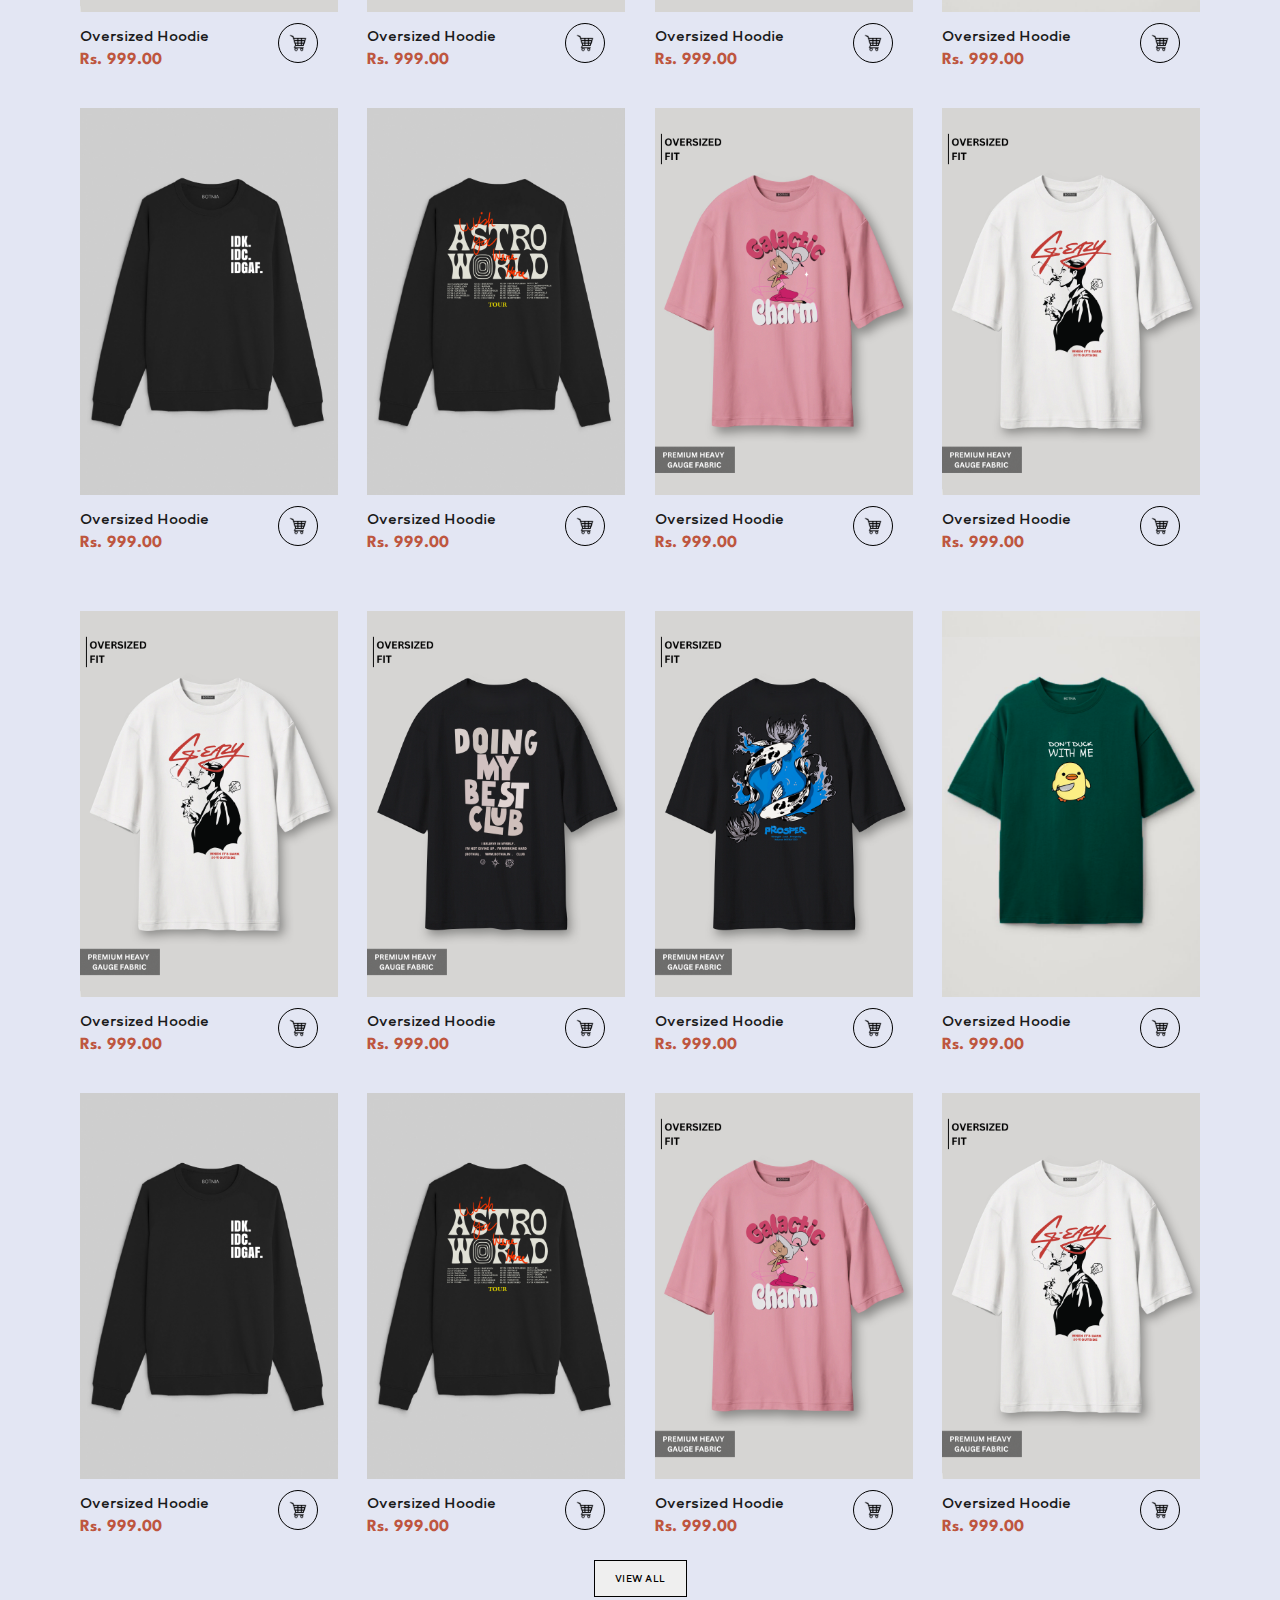
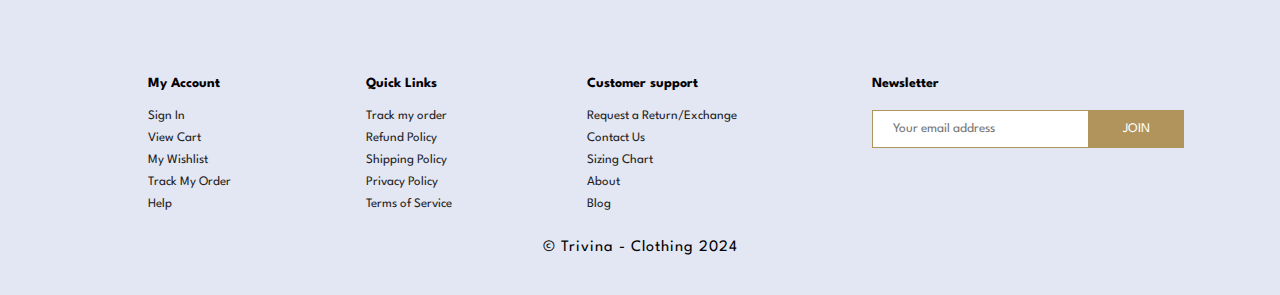
<file: shop.html>
<!DOCTYPE html>
<html lang="en">

<head>
    <meta charset="UTF-8">
    <meta http-equiv="X-UA-Compatible" content="IE=edge">
    <meta name="viewport" content="width=device-width, initial-scale=1.0">
    <title>Trivina</title>
    <link rel="icon" type="image/x-icon" href="./img/Logo.png">
    <link rel="stylesheet" href="https://cdn.jsdelivr.net/npm/boxicons@latest/css/boxicons.min.css">
    <link rel="stylesheet" href="style.css">
</head>

<body>

    <!-- Nav-bar Section=========================================>>>>>>>>> -->

    <section id="header">
        <a href="index.html" class="logo">Trivina</a>
        <div>
            <ul id="navbar">
                <li><a class="active" href="index.html">Home</a></li>
                <li><a href="shop.html">Shop</a></li>
                <li><a href="blog.html">Blog</a></li>
                <li><a href="about.html">About</a></li>
                <li><a href="contact.html">Contact</a></li>
                <li id="lg-bag"><a href="cart.html"><i class='bx bx-shopping-bag'></i></a></li>
                <a href="#" id="close"><i class='bx bx-x'></i></a>
            </ul>
        </div>
        <div id="mobile">
            <a href="cart.html"><i class='bx bx-shopping-bag'></i></a>
            <i id="bar" class='bx bx-menu'></i>
        </div>
    </section>

    <!-- Product Sections ===============================>>>>> -->

    <div id="popup" class="popup">Product added to cart successfully!</div>


    <section id="product1" class="section-p1">
        <h2>All Products</h2>
        <div class="pro_container">
            <div class="pro" data-brand="Trivina" data-name="Oversized Hoodie1 #220" data-price="999.00"
                data-image="img/products/f1.png" onclick="redirectToProductDetail(this);">
                <img src="img/products/f1.png" alt="">
                <div class="des">
                    <h5>Oversized Hoodie</h5>
                    <h4>Rs. 999.00</h4>
                </div>
                <a href="javascript:void(0);" onclick="addToCart(this, event)"><i
                        class="fal fa-shopping-cart cart__Product"></i></a>
            </div>


            <div class="pro" data-brand="Trivina" data-name="Oversized Hoodie #221" data-price="999.00"
                data-image="img/products/f2.png" onclick="redirectToProductDetail(this);">
                <img src="img/products/f2.png" alt="">
                <div class="des">
                    <h5>Oversized Hoodie</h5>
                    <h4>Rs. 999.00</h4>
                </div>
                <a href="javascript:void(0);" onclick="addToCart(this, event)"><i
                        class="fal fa-shopping-cart cart__Product"></i></a>
            </div>
            <div class="pro" data-brand="Trivina" data-name="Oversized Hoodie #222" data-price="999.00"
                data-image="img/products/f3.png" onclick="redirectToProductDetail(this);">
                <img src="img/products/f3.png" alt="">
                <div class="des">
                    <h5>Oversized Hoodie</h5>
                    <h4>Rs. 999.00</h4>
                </div>
                <a href="javascript:void(0);" onclick="addToCart(this, event)"><i
                        class="fal fa-shopping-cart cart__Product"></i></a>
            </div>
            <div class="pro" data-brand="Trivina" data-name="Oversized Hoodie #223" data-price="999.00"
                data-image="img/products/f4.png" onclick="redirectToProductDetail(this);">
                <img src="img/products/f4.png" alt="">
                <div class="des">
                    <h5>Oversized Hoodie</h5>
                    <h4>Rs. 999.00</h4>
                </div>
                <a href="javascript:void(0);" onclick="addToCart(this, event)"><i
                        class="fal fa-shopping-cart cart__Product"></i></a>
            </div>
            <div class="pro" data-brand="Trivina" data-name="Oversized Hoodie #224" data-price="999.00"
                data-image="img/products/f5.png" onclick="redirectToProductDetail(this);">
                <img src="img/products/f5.png" alt="">
                <div class="des">
                    <h5>Oversized Hoodie</h5>
                    <h4>Rs. 999.00</h4>
                </div>
                <a href="javascript:void(0);" onclick="addToCart(this, event)"><i
                        class="fal fa-shopping-cart cart__Product"></i></a>
            </div>
            <div class="pro" data-brand="Trivina" data-name="Oversized Hoodie #225" data-price="999.00"
                data-image="img/products/f6.png" onclick="redirectToProductDetail(this);">
                <img src="img/products/f6.png" alt="">
                <div class="des">
                    <h5>Oversized Hoodie</h5>
                    <h4>Rs. 999.00</h4>
                </div>
                <a href="javascript:void(0);" onclick="addToCart(this, event)"><i
                        class="fal fa-shopping-cart cart__Product"></i></a>
            </div>
            <div class="pro" data-brand="Trivina" data-name="Oversized Hoodie #226" data-price="999.00"
                data-image="img/products/f7.png" onclick="redirectToProductDetail(this);">
                <img src="img/products/f7.png" alt="">
                <div class="des">
                    <h5>Oversized Hoodie</h5>
                    <h4>Rs. 999.00</h4>
                </div>
                <a href="javascript:void(0);" onclick="addToCart(this, event)"><i
                        class="fal fa-shopping-cart cart__Product"></i></a>
            </div>
            <div class="pro" data-brand="Trivina" data-name="Oversized Hoodie #227" data-price="999.00"
                data-image="img/products/f8.png" onclick="redirectToProductDetail(this);">
                <img src="img/products/f8.png" alt="">
                <div class="des">
                    <h5>Oversized Hoodie</h5>
                    <h4>Rs. 999.00</h4>
                </div>
                <a href="javascript:void(0);" onclick="addToCart(this, event)"><i
                        class="fal fa-shopping-cart cart__Product"></i></a>
            </div>


        </div>
        <div class="pro_container">

            <div class="pro" data-brand="Trivina" data-name="Oversized Hoodie #330" data-price="999.00"
                data-image="img/products/m1.png" onclick="redirectToProductDetail(this);">
                <img src="img/products/m1.png" alt="">
                <div class="des">
                    <h5>Oversized Hoodie</h5>
                    <h4>Rs. 999.00</h4>
                </div>
                <a href="javascript:void(0);" onclick="addToCart(this, event)"><i
                        class="fal fa-shopping-cart cart__Product"></i></a>
            </div>

            <div class="pro" data-brand="Trivina" data-name="Oversized Hoodie #331" data-price="999.00"
                data-image="img/products/m2.png" onclick="redirectToProductDetail(this);">
                <img src="img/products/m2.png" alt="">
                <div class="des">
                    <h5>Oversized Hoodie</h5>
                    <h4>Rs. 999.00</h4>
                </div>
                <a href="javascript:void(0);" onclick="addToCart(this, event)"><i
                        class="fal fa-shopping-cart cart__Product"></i></a>
            </div>

            <div class="pro" data-brand="Trivina" data-name="Oversized Hoodie #332" data-price="999.00"
                data-image="img/products/m3.png" onclick="redirectToProductDetail(this);">
                <img src="img/products/m3.png" alt="">
                <div class="des">
                    <h5>Oversized Hoodie</h5>
                    <h4>Rs. 999.00</h4>
                </div>
                <a href="javascript:void(0);" onclick="addToCart(this, event)"><i
                        class="fal fa-shopping-cart cart__Product"></i></a>
            </div>

            <div class="pro" data-brand="Trivina" data-name="Oversized Hoodie #333" data-price="999.00"
                data-image="img/products/m4.png" onclick="redirectToProductDetail(this);">
                <img src="img/products/m4.png" alt="">
                <div class="des">
                    <h5>Oversized Hoodie</h5>
                    <h4>Rs. 999.00</h4>
                </div>
                <a href="javascript:void(0);" onclick="addToCart(this, event)"><i
                        class="fal fa-shopping-cart cart__Product"></i></a>
            </div>

            <div class="pro" data-brand="Trivina" data-name="Oversized Hoodie #334" data-price="999.00"
                data-image="img/products/m5.png" onclick="redirectToProductDetail(this);">
                <img src="img/products/m5.png" alt="">
                <div class="des">
                    <h5>Oversized Hoodie</h5>
                    <h4>Rs. 999.00</h4>
                </div>
                <a href="javascript:void(0);" onclick="addToCart(this, event)"><i
                        class="fal fa-shopping-cart cart__Product"></i></a>
            </div>

            <div class="pro" data-brand="Trivina" data-name="Oversized Hoodie #335" data-price="999.00"
                data-image="img/products/m6.png" onclick="redirectToProductDetail(this);">
                <img src="img/products/m6.png" alt="">
                <div class="des">
                    <h5>Oversized Hoodie</h5>
                    <h4>Rs. 999.00</h4>
                </div>
                <a href="javascript:void(0);" onclick="addToCart(this, event)"><i
                        class="fal fa-shopping-cart cart__Product"></i></a>
            </div>

            <div class="pro" data-brand="Trivina" data-name="Oversized Hoodie #336" data-price="999.00"
                data-image="img/products/m7.png" onclick="redirectToProductDetail(this);">
                <img src="img/products/m7.png" alt="">
                <div class="des">
                    <h5>Oversized Hoodie</h5>
                    <h4>Rs. 999.00</h4>
                </div>
                <a href="javascript:void(0);" onclick="addToCart(this, event)"><i
                        class="fal fa-shopping-cart cart__Product"></i></a>
            </div>

            <div class="pro" data-brand="Trivina" data-name="Oversized Hoodie #337" data-price="999.00"
                data-image="img/products/m8.png" onclick="redirectToProductDetail(this);">
                <img src="img/products/m8.png" alt="">
                <div class="des">
                    <h5>Oversized Hoodie</h5>
                    <h4>Rs. 999.00</h4>
                </div>
                <a href="javascript:void(0);" onclick="addToCart(this, event)"><i
                        class="fal fa-shopping-cart cart__Product"></i></a>
            </div>
        </div>
        <div class="pro_container">

            <div class="pro" data-brand="Trivina" data-name="Oversized Hoodie #430" data-price="999.00"
                data-image="img/products/m1.png" onclick="redirectToProductDetail(this);">
                <img src="img/products/m1.png" alt="">
                <div class="des">
                    <h5>Oversized Hoodie</h5>
                    <h4>Rs. 999.00</h4>
                </div>
                <a href="javascript:void(0);" onclick="addToCart(this, event)"><i
                        class="fal fa-shopping-cart cart__Product"></i></a>
            </div>

            <div class="pro" data-brand="Trivina" data-name="Oversized Hoodie #431" data-price="999.00"
                data-image="img/products/m2.png" onclick="redirectToProductDetail(this);">
                <img src="img/products/m2.png" alt="">
                <div class="des">
                    <h5>Oversized Hoodie</h5>
                    <h4>Rs. 999.00</h4>
                </div>
                <a href="javascript:void(0);" onclick="addToCart(this, event)"><i
                        class="fal fa-shopping-cart cart__Product"></i></a>
            </div>

            <div class="pro" data-brand="Trivina" data-name="Oversized Hoodie #432" data-price="999.00"
                data-image="img/products/m3.png" onclick="redirectToProductDetail(this);">
                <img src="img/products/m3.png" alt="">
                <div class="des">
                    <h5>Oversized Hoodie</h5>
                    <h4>Rs. 999.00</h4>
                </div>
                <a href="javascript:void(0);" onclick="addToCart(this, event)"><i
                        class="fal fa-shopping-cart cart__Product"></i></a>
            </div>

            <div class="pro" data-brand="Trivina" data-name="Oversized Hoodie #433" data-price="999.00"
                data-image="img/products/m4.png" onclick="redirectToProductDetail(this);">
                <img src="img/products/m4.png" alt="">
                <div class="des">
                    <h5>Oversized Hoodie</h5>
                    <h4>Rs. 999.00</h4>
                </div>
                <a href="javascript:void(0);" onclick="addToCart(this, event)"><i
                        class="fal fa-shopping-cart cart__Product"></i></a>
            </div>

            <div class="pro" data-brand="Trivina" data-name="Oversized Hoodie #434" data-price="999.00"
                data-image="img/products/m5.png" onclick="redirectToProductDetail(this);">
                <img src="img/products/m5.png" alt="">
                <div class="des">
                    <h5>Oversized Hoodie</h5>
                    <h4>Rs. 999.00</h4>
                </div>
                <a href="javascript:void(0);" onclick="addToCart(this, event)"><i
                        class="fal fa-shopping-cart cart__Product"></i></a>
            </div>

            <div class="pro" data-brand="Trivina" data-name="Oversized Hoodie #435" data-price="999.00"
                data-image="img/products/m6.png" onclick="redirectToProductDetail(this);">
                <img src="img/products/m6.png" alt="">
                <div class="des">
                    <h5>Oversized Hoodie</h5>
                    <h4>Rs. 999.00</h4>
                </div>
                <a href="javascript:void(0);" onclick="addToCart(this, event)"><i
                        class="fal fa-shopping-cart cart__Product"></i></a>
            </div>

            <div class="pro" data-brand="Trivina" data-name="Oversized Hoodie #436" data-price="999.00"
                data-image="img/products/m7.png" onclick="redirectToProductDetail(this);">
                <img src="img/products/m7.png" alt="">
                <div class="des">
                    <h5>Oversized Hoodie</h5>
                    <h4>Rs. 999.00</h4>
                </div>
                <a href="javascript:void(0);" onclick="addToCart(this, event)"><i
                        class="fal fa-shopping-cart cart__Product"></i></a>
            </div>

            <div class="pro" data-brand="Trivina" data-name="Oversized Hoodie #437" data-price="999.00"
                data-image="img/products/m8.png" onclick="redirectToProductDetail(this);">
                <img src="img/products/m8.png" alt="">
                <div class="des">
                    <h5>Oversized Hoodie</h5>
                    <h4>Rs. 999.00</h4>
                </div>
                <a href="javascript:void(0);" onclick="addToCart(this, event)"><i
                        class="fal fa-shopping-cart cart__Product"></i></a>
            </div>
        </div>
        <a href="shop.html">
            <button class="featured">VIEW ALL</button>
        </a>
    </section>

    <footer class="section-p1">
        <div class="col">
            <h4>My Account</h4>
            <a href="#">Sign In</a>
            <a href="#">View Cart</a>
            <a href="#">My Wishlist</a>
            <a href="#">Track My Order</a>
            <a href="#">Help</a>
        </div>
        <div class="col">
            <h4>Quick Links</h4>
            <a href="#">Track my order</a>
            <a href="#">Refund Policy</a>
            <a href="#">Shipping Policy</a>
            <a href="#">Privacy Policy</a>
            <a href="#">Terms of Service</a>
        </div>
        <div class="col">
            <h4>Customer support</h4>
            <a href="#">Request a Return/Exchange</a>
            <a href="#">Contact Us</a>
            <a href="#">Sizing Chart</a>
            <a href="#">About</a>
            <a href="#">Blog</a>
        </div>
        <div class="col">
            <h4>Newsletter</h4>
            <div class="form">
                <input type="text" placeholder="Your email address">
                <input type="submit" value="JOIN" class="submit">
            </div>
        </div>

        <div class="copyright">
            <p>© Trivina - Clothing 2024</p>
        </div>
    </footer>

    <script src="script.js"></script>
</body>

</html>
</file>
<file: style.css>
@import url("https://fonts.googleapis.com/css2?family=Spartan:wght@100;200;300;400;500;600;700;800;900&display=swap");

@font-face {
    font-family: 'brooklyn';
    src: url(font/Brooklyn\ Bold\ 1.ttf);
}

@font-face {
    font-family: 'brooklyn heavy';
    src: url(font/Brooklyn\ Heavy\ 1.ttf);
}

@font-face {
    font-family: 'mulegh';
    src: url(font/mulegh.ttf);
}

* {
    margin: 0;
    padding: 0;
    box-sizing: border-box;
    font-family: "Spartan", sans-serif;
}

html {
    scroll-behavior: smooth;
}

.section-p1 {
    padding: 40px 80px;
}

.section-m1 {
    margin: 60px 0;
}

body {
    width: 100%;
    background-color: #E3E6F3;
}


#header {
    display: flex;
    align-items: center;
    justify-content: space-between;
    padding: 20px 80px;
    background: rgba(110, 110, 109, 0.274);
    box-shadow: 0 5px 15px rgba(0, 0, 0, 0.06);
    z-index: 999;
    position: sticky;
    top: 0;
    left: 0;
    -webkit-backdrop-filter: blur(10px);
    backdrop-filter: blur(10px);
}

#header .logo {
    font-weight: 500;
    color: rgb(82, 82, 82);
    font-size: 25px;
    user-select: none;
    padding: 0;
    margin: 0;
    font-family: mulegh;
    letter-spacing: 2px;
    margin-left: 50px;
    text-decoration: none;
}

#navbar {
    user-select: none;
    display: flex;
    align-items: center;
    justify-content: center;
}

#navbar li {
    list-style: none;
    padding: 0 20px;
    position: relative;
}

#navbar li a {
    font-family: brooklyn;
    text-decoration: none;
    font-size: 16px;
    font-weight: 600;
    color: #6E6E6DFF;
    transition: 0.3s ease;
}

#navbar li a:hover {
    color: rgb(48, 48, 48);
}

#mobile {
    display: none;
    align-items: center;
}

#close {
    display: none;
}


/* Main part of page */

.slider {
    overflow: hidden;
    width: 100%;
    height: 65vh;
    position: relative;
}

.slider .slide {
    position: absolute;
    top: 0;
    left: 0;
    width: 100%;
    height: 100%;
    background-size: cover;
    background-position: center;
    animation: slider 9s infinite;
}

.slider .slide:nth-child(1) {
    background-image: url('img/slide/banner5.jpg');
    animation-delay: 0s;
}

.slider .slide:nth-child(2) {
    background-image: url('img/slide/banner6.jpg');
    animation-delay: -3s;
}

.slider .slide:nth-child(3) {
    background-image: url('img/slide/banner7.jpg');
    animation-delay: -6s;
}

@keyframes slider {

    0%,
    33.3%,
    100% {
        transform: translateX(0);
        animation-timing-function: ease;
    }

    36.6% {
        transform: translateX(-100%);
        animation-timing-function: step-end;
    }

    66.6% {
        transform: translateX(-200%);
        animation-timing-function: step-end;
    }

    96.6% {
        transform: translateX(100%);
        animation-timing-function: ease;
    }
}


#product1>h2 {
    margin: 20px 0 20px 0;
    font-weight: 700;
    font-family: brooklyn;
    text-transform: uppercase;
    font-size: 35px;
    letter-spacing: 3px;
    color: rgb(40, 40, 40);
}

#product1>p {
    font-size: 16px;
    margin-top: 10px;
    color: #465b52;
    font-family: spartan;
}

#product1 {
    text-align: center;
    background-color: #E3E6F3;
}


#product1 button {
    font-family: brooklyn;
    border-radius: none;
    letter-spacing: 0.5px;
    font-size: 9px;
    padding: 12px 20px;
    color: #000000;
    border: 1px solid black;
}

#product1 button:hover {
    background-color: #3a3a3a;
    border: 1px solid black;
    color: white;
}

#product1 .pro_container {
    display: flex;
    justify-content: space-between;
    padding-top: 20px;
    flex-wrap: wrap;
}

#product1 .pro {
    width: 23%;
    min-width: 250px;
    cursor: pointer;
    margin: 15px 0px;
    transition: transform 0.3s ease-in-out;
    position: relative;
}

#product1 .pro:hover {
    transform: scale(1.01);
}

#product1 .pro img {
    width: 100%;
    /* border-radius: 25px; */
}

#product1 .pro .des {
    text-align: start;
    padding: 10px 0;
}

#product1 .pro .des span {
    color: #606063;
    font-size: 12px;
}

#product1 .pro .des h5 {
    font-family: brooklyn;
    padding-top: 2px;
    color: #1a1a1a;
    font-size: 14px;
}


#product1 .pro .des h4 {
    padding-top: 7px;
    font-size: 17px;
    font-weight: 700;
    color: #be563f;
}

#product1 .pro .cart__Product {
    background-image: url(img/cart.png);
    background-repeat: no-repeat;
    background-color: transparent;
    background-position: center;
    background-size: 20px;
    border-radius: 50px;
    width: 40px;
    height: 40px;
    line-height: 40px;
    /* background-color: #ffffff; */
    font-weight: bold;
    color: #ff6600;
    border: 1.5px solid black;
    position: absolute;
    bottom: 15px;
    right: 20px;
    transition: all ease-in-out 0.3s;
}


/* Banner Sections ========================================>>>>>>>>>>>> */

#banner {
    display: flex;
    justify-content: center;
    text-align: center;
    align-items: center;
    flex-direction: column;
    background-image: url("./img/banner/b8.png");
    background-color: #c1c3c5;
    width: 100%;
    height: 30vh;
    background-size: cover;
    background-position: center;
}

#banner h4 {
    color: #fff;
    font-size: 16px;
}

#banner h2 {
    color: #2b2b2b;
    font-size: 30px;
    padding: 10px 0;
}

#banner h2 span {
    color: #ef3636;
}

#banner button:hover {
    background-color: #966e47;
    color: #fff;
}

/* Short About Section==================================>>>>>>>>> */
#short_info {
    background-color: #ececec;

}

#short_info .logotext p {
    color: rgb(82, 82, 82);
    font-size: 55px;
    padding-top: 50px;
    letter-spacing: 5px;
    font-family: mulegh;
    text-align: center;
    justify-content: center;
    user-select: none;

}

#short_info .about_trivina p {
    user-select: none;
    text-align: center;
    justify-content: center;
    padding-bottom: 100px;
}


/* Footer Sections ========================================>>>>>>>>>>>>>>>>>> */

footer {
    display: flex;
    flex-wrap: wrap;
    justify-content: space-around;
    align-content: space-around;
}

footer .col {
    display: flex;
    flex-direction: column;
    align-items: flex-start;
    margin-bottom: 20px;
}

footer h4 {
    font-size: 14px;
    padding-bottom: 20px;
}

footer a {
    font-size: 13px;
    text-decoration: none;
    color: #222222;
    margin-bottom: 10px;
}

footer a:hover {
    color: #4e4e4e;
}

footer .form {
    display: flex;
    width: 120%;
}

footer .submit {
    display: flex;
    width: 40%;
    color: white;
    background-color: #b1945c;
}

footer .submit:hover {
    cursor: pointer;
}

footer input {
    width: 100%;
    padding: 12px 20px;
    border: 1px solid #b1945c;
    border-radius: 0;
}

footer input:focus {
    outline: none;
}

footer button {
    background-color: #088178;
    width: 30%;
    color: #fff;
    white-space: nowrap;
    border-top-left-radius: 0;
    border-bottom-left-radius: 0;
}

footer .copyright {
    width: 100%;
    text-align: center;
    letter-spacing: 1px;
    user-select: none;
}

/* =============================================================================>>>>>>>>>>>>> */
/* =============================================================================>>>>>>>>>>>>> */
/* =============================================================================>>>>>>>>>>>>> */


/* Here we Started a sections Shop Page Html =================================>>>>>>>>>>> */

#page__header {
    width: 100%;
    /* height: 40vh; */
    padding: 15px;
    background-size: cover;
    display: flex;
    background-repeat: no-repeat;
    flex-direction: column;
    justify-content: center;
    gap: 30px;
    color: white;
    text-align: center;
}

/* 
#page__header h2 {
    font-size: 45px;
    font-family: "Sedan SC", serif;
    font-weight: bold;
    letter-spacing: 3px;
} */

#page__header p {
    /* font-size: 45px; */
    font-family: "Sedan SC", serif;
    font-weight: bold;
    letter-spacing: 4px;
}

/* Paginatons sections ====================================>>>>>>>>>>>>>>>>>>>> */

#Paginatons {
    text-align: center;
}

#Paginatons a {
    color: #ff7b00;
    padding: 15px 20px;
    font-weight: bold;
    font-size: 20px;
    border: 3px solid #ff7b00;
    border-radius: 10px;
    transition: all ease-in-out 0.4s;
}

#Paginatons a:hover {
    background-color: #ff6600;
    padding: 15px 20px;
    color: white;
    border: 3px solid #ffffff;
    scale: 1;
    border-radius: 5px;
}

/* Singel Product sections ===================================================>>>>>>>>>>>>> */

#proDetails {
    display: flex;
    margin-top: 20px;
    font-family: "Brooklyn", serif;
}

#proDetails .single__pro__image {
    width: 40%;
    margin-right: 50px;
}

.small__image__group {
    display: flex;
    justify-content: space-between;
}

.small__image__col {
    flex-basis: 24%;
    cursor: pointer;
}

#proDetails .single__pro__Details {
    width: 50%;
    padding: 0px 20px 0px 40px;
}

#proDetails .single__pro__Details h4 {
    padding: 10px 0px 20px 0px;
    font-size: 30px;
}

#proDetails .single__pro__Details h6 {
    font-size: 25px;
}

#proDetails .single__pro__Details h2 {
    font-size: 26px;
}

#proDetails .single__pro__Details select {
    display: block;
    padding: 10px 10px;
    margin: 15px 0px;
    outline: none;
    border: 1.5px solid black;
}

#proDetails .single__pro__Details input {
    width: 50px;
    height: 47px;
    padding-left: 10px;
    border: 1.5px solid black;
    outline: none;
    margin-right: 10px;
}

#proDetails .single__pro__Details span {
    font-size: 15px;
    color: #353535;
    font-weight: bold;
    font-family: "Brooklyn", serif;
}

#proDetails .single__pro__Details button {
    font-size: 15px;
    margin-bottom: 2%;
    /* letter-spacing: 2px; */
    margin-top: 12px;
    padding: 11px 15px;
    border: 1.5px solid #000000;
    color: #000000;
    /* border-radius: 10px; */
    font-weight: bold;
    font-family: 'Brooklyn', 'Gill Sans MT';
    cursor: pointer;
    transition: all ease-in-out 0.4s;
}

#proDetails .single__pro__Details button:hover {
    border: 1.5px solid #ffffff;
    color: #ffffff;
    background-color: #303030;
    box-shadow: 2.5px 2.5px 2px 2.5px #ffffff;
}

#blog {
    padding: 150px 150px 0 150px;
}

#blog .blog-box {
    display: flex;
    align-items: center;
    width: 100%;
    position: relative;
    padding-bottom: 90px;
}

#blog .blog-img {
    width: 50%;
    margin-right: 40px;
}

#blog img {
    width: 100%;
    height: 300px;
    object-fit: cover;
}

#blog .blog-details {
    width: 50%;
}

#blog .blog-details p {
    line-height: 22px;
}

#blog .blog-details a {
    text-decoration: none;
    font-size: 11px;
    color: #000;
    font-weight: 700;
    position: relative;
    transition: 0.2s;
}

#blog .blog-details a::after {
    content: "";
    width: 50px;
    height: 1px;
    background-color: #000;
    position: absolute;
    top: 4px;
    right: -60px;
}

#blog .blog-details a:hover {
    color: #088178;
}

#blog .blog-details a:hover::after {
    background-color: #088178;
}

#blog .blog-box h1 {
    position: absolute;
    top: -40px;
    left: 0;
    font-size: 70px;
    font-weight: 700;
    color: #c9cbce;
    z-index: -9;
}

#pagination {
    text-align: center;
}

#pagination a {
    text-decoration: none;
    background-color: #ffffff;
    border: 1px solid black;
    padding: 15px 20px;
    border-radius: 0px;
    color: #000000;
    font-weight: 600;
}

#pagination a:hover {
    background-color: #bbbbbb;
}

#pagination a i {
    color: black;
    font-size: 16px;
    font-weight: 600;

}

/* About Page */
#aboutus_info .logo_text_us p {
    color: rgb(82, 82, 82);
    font-size: 55px;
    padding: 70px 50px 70px 50px;
    letter-spacing: 5px;
    font-family: mulegh;
    text-align: center;
    justify-content: center;
    user-select: none;
}

#aboutus_info .aboutus_trivina p {
    font-family: brooklyn;
    max-width: 80%;
    margin: auto;
    word-wrap: break-word;
    text-align: left;
    width: 65%;
    color: rgb(80, 80, 80);
    margin-top: 20px;
    margin-bottom: 100px;
}

/* Contact Us */

#contact p {
    margin-top: 50px;
    text-align: center;
    font-size: 25px;
    font-family: mulegh;
    color: rgb(82, 82, 82);
}

#contact .details_address {
    font-family: brooklyn;
    font-size: 15px;
    margin-bottom: 20px;
}

#form_contact {
    max-width: 100%;
    margin: auto;
    display: flex;
    justify-content: center;
    margin-bottom: 50px;
}

#form_contact .fname,
.email {
    border: none;
    border-bottom: 1px solid rgb(36, 36, 36);
    border-radius: 0;
    align-items: center;
    margin-bottom: 20px;
    padding: 12px 20px;
    font-size: 18px;
    padding-right: 220px;
}

#form_contact textarea {
    margin-top: 10px;
    border: none;
    border-bottom: 1px solid rgb(36, 36, 36);
    /* border-bottom: 30px solid black; */
    border-radius: 0;
    align-items: center;
    margin-bottom: 20px;
    padding: 12px 20px;
    font-size: 18px;
    padding-right: 220px;
    display: block;
}

#form_contact textarea,
input:focus {
    outline: none;
}

#form_contact p {
    font-family: brooklyn;
    margin-top: 30px;
    color: black;
    font-family: brooklyn;
}

#form_contact .send {
    margin-top: 30px;
    border: none;
    color: white;
    background-color: #b1945c;
    display: block;
    padding: 15px 4px;
    width: 100%
}

#form_contact .send:hover {
    cursor: pointer;
    user-select: none;
}

/* Here we started css of cart page ======================>>>>>>>>> */

#page__header.Cart__header {
    background-position: 0% 40%;
    background-repeat: no-repeat;
}

#cart table {
    width: 100%;
    border-collapse: collapse;
    table-layout: fixed;
    white-space: nowrap;
    font-family: "Sedan SC", serif;
}

#cart table img {
    width: 70px;
}

#cart table td:nth-child(1) {
    width: 100px;
    text-align: center;
}

#cart table td:nth-child(2) {
    width: 150px;
    text-align: center;
}

#cart table td:nth-child(3) {
    width: 250px;
    text-align: center;
}

#cart table td:nth-child(4),
#cart table td:nth-child(5),
#cart table td:nth-child(6) {
    width: 150px;
    text-align: center;
}

#cart table td:nth-child(5) input {
    width: 70px;
    padding: 10px 5px 10px 15px;
}

#cart table thead {
    border: 2px solid #000000;
    border-left: none;
    border-right: none;
}

#cart table thead td {
    font-weight: bold;
    text-transform: uppercase;
    font-size: 20px;
    padding: 18px 0;
}

#cart table tbody tr td {
    padding-top: 20px;
}

#cart table tbody tr td a i {
    transition: all ease-in-out 0.4s;
}

#cart table tbody tr td a i:hover {
    scale: 1.4;
    color: #968b83;
    cursor: pointer;
}

#cart table tbody td {
    font-size: 20px;
}

#crat__add {
    display: flex;
    flex-wrap: wrap;
    justify-content: space-between;
}

#coupon {
    width: 50%;
    margin-bottom: 30px;
    font-family: "Sedan SC", serif;
}

#coupon h3,
#sub__total h3 {
    margin-bottom: 15px;
    font-size: 30px;
}

#coupon input {
    padding: 15px 25px;
    outline: none;
    width: 60%;
    margin-right: 15px;
    border: 2px solid black;
}

#coupon button,
#sub__total button {
    font-size: 20px;
    letter-spacing: 2px;
    padding: 15px 25px;
    border: 1.5px solid black;
    color: black;
    font-weight: bold;
    font-family: 'brooklyn';
    cursor: pointer;
    transition: all ease-in-out 0.4s;
}

#coupon button:hover,
#sub__total button:hover {
    background-color: black;
    color: white;
}

#sub__total {
    width: 50%;
    font-family: "Sedan SC", serif;
    margin-bottom: 30px;
    border: 2px solid black;
    padding: 30px;
}

#sub__total table {
    border-collapse: collapse;
    width: 100%;
    margin-bottom: 20px;
}

#sub__total td {
    width: 50%;
    border: 1.5px solid black;
    padding: 10px;
    font-size: 20px;
}

#Cara__error {
    background-image: url("/Image/Error/Error__img.jpg");
    background-size: cover;
    background-position: 50% 0%;
    width: 100vw;
    height: 100vh;
    display: flex;
    flex-direction: column;
    justify-content: center;
    align-items: center;
    text-align: center;
    color: white;
}

#Cara__error h1 {
    margin-top: -60px;
    font-size: 85px;
    color: #49ffe7;
    font-family: 'Courier New', Courier, monospace;
    animation: bottom 2s ease-in-out;
    font-weight: bold;
}

#Cara__error p {
    font-family: 'Courier New', Courier, monospace;
    margin: 10px 0 10px 0;
    font-size: 55px;
    font-weight: bold;
    color: #f0d616;
}

#Cara__error button {
    font-size: 30px;
    letter-spacing: 2px;
    padding: 10px 20px;
    border: 1.5px solid #ff7b00;
    color: #ff7b00;
    border-radius: 10px;
    background: transparent;
    font-weight: bold;
    font-family: 'Gill Sans', 'Gill Sans MT';
    cursor: pointer;
    transition: all ease-in-out 0.4s;
    animation: bottom 2s ease-in-out;
}

#Cara__error button:hover {
    background-color: #ff7b00;
    color: white;
    border: 1.5px solid #ffffff;
}
</file>
